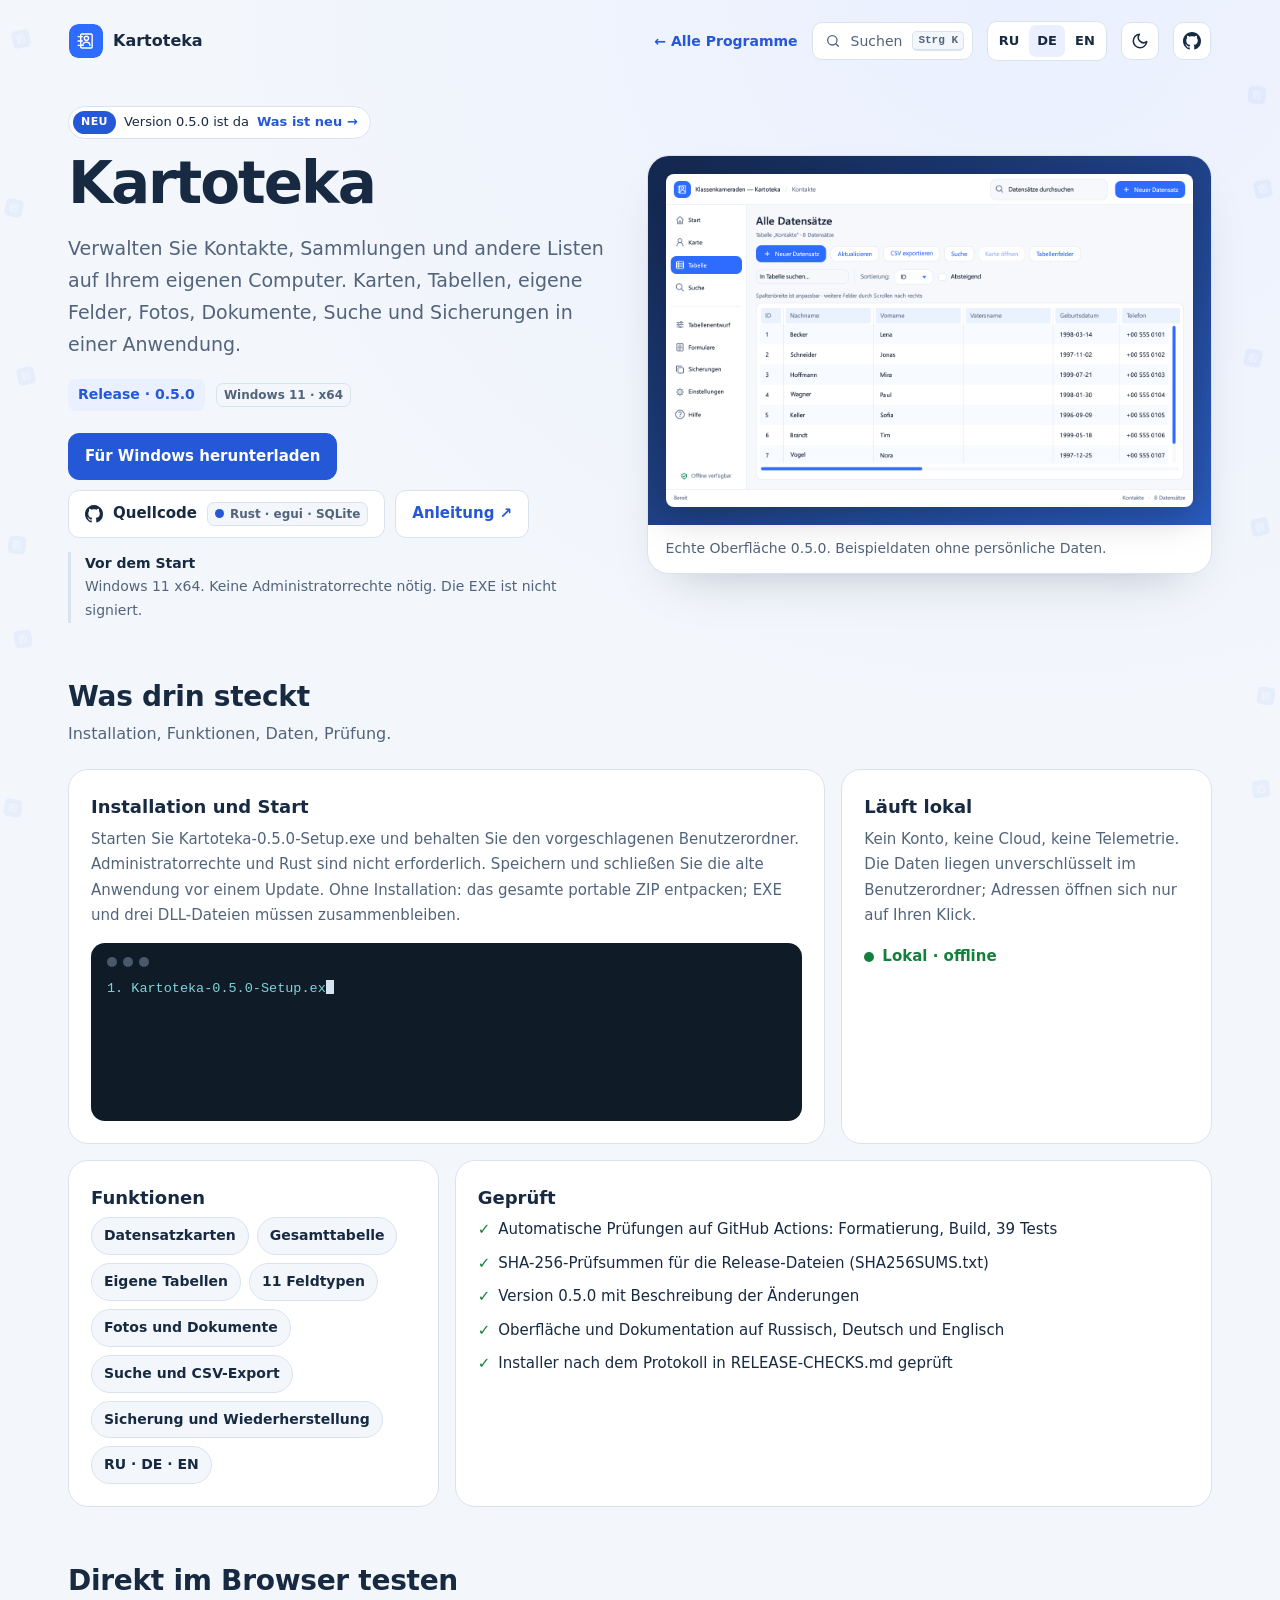
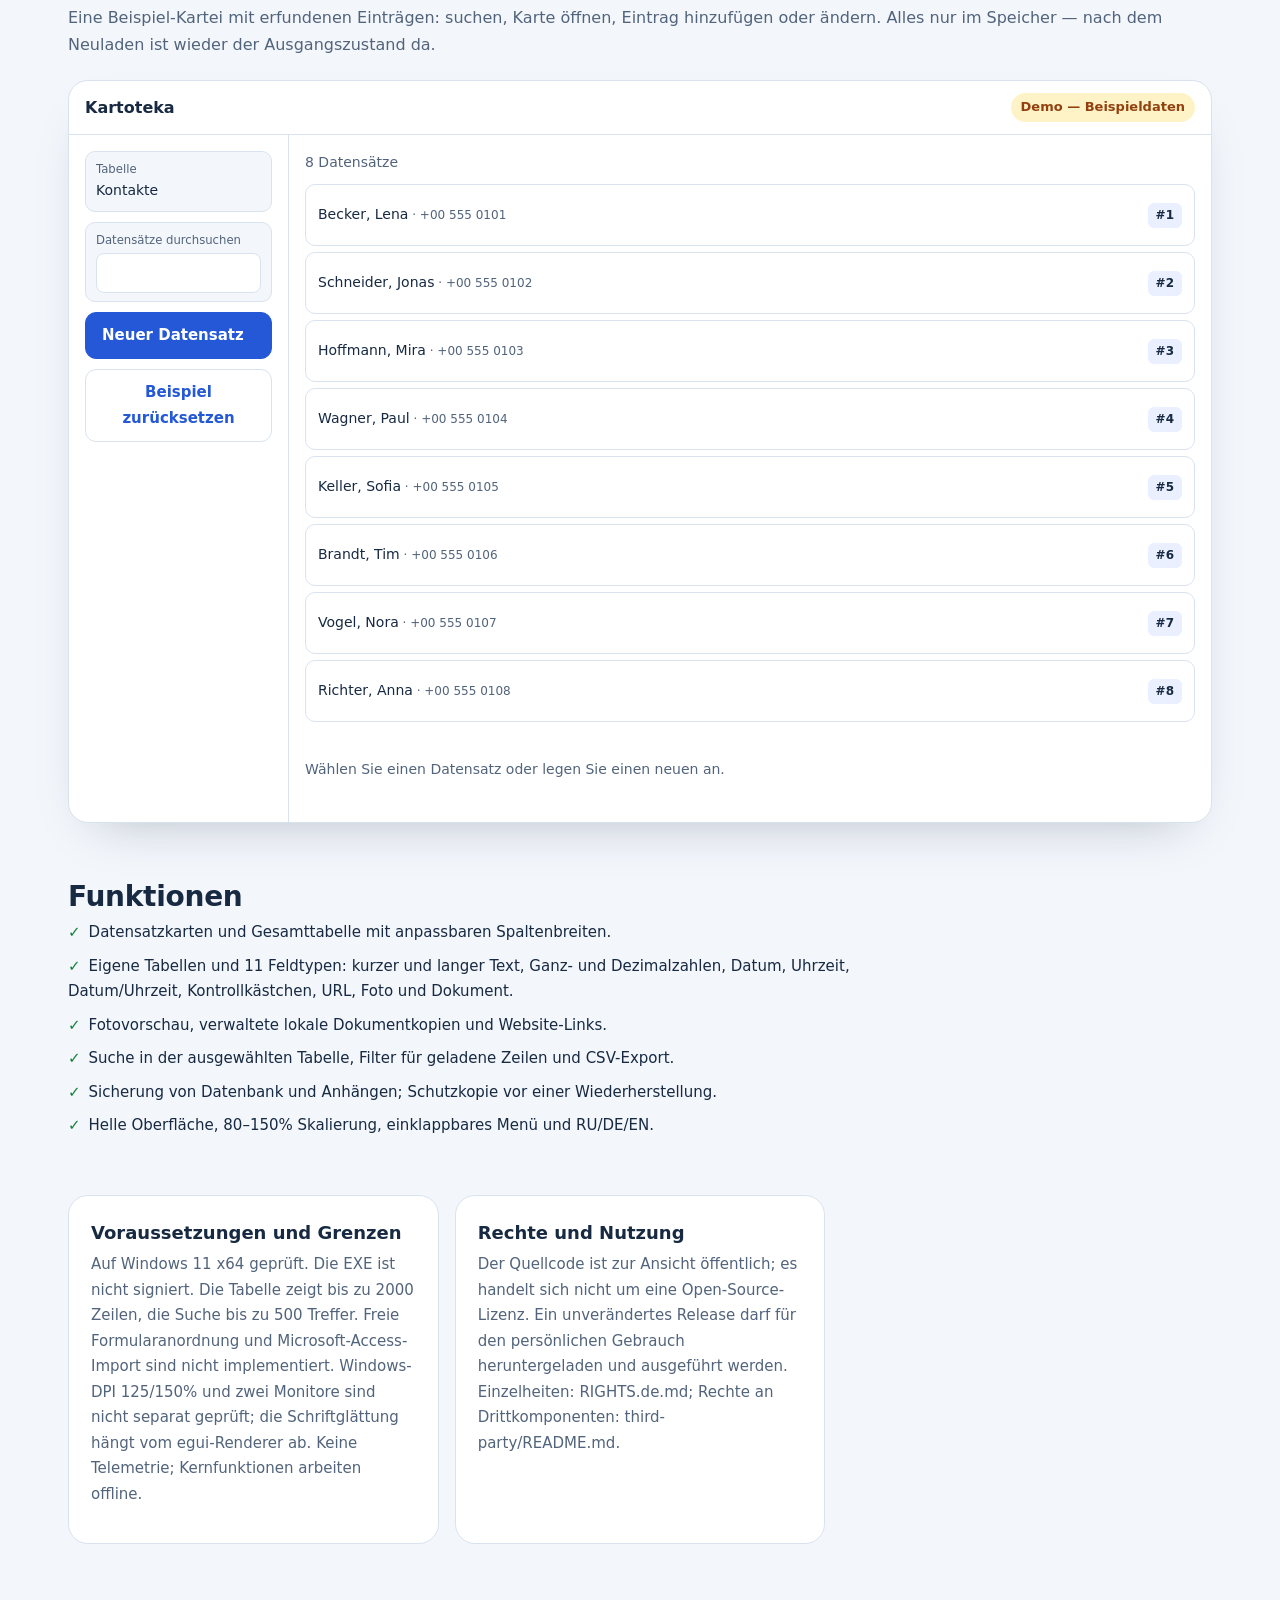
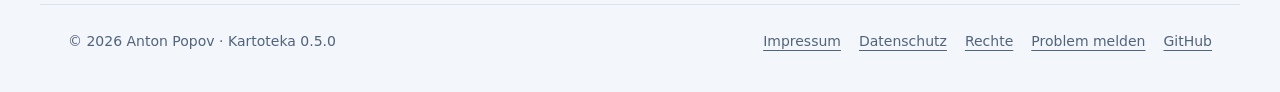
<file: docs/index.html>
<!doctype html>
<html lang="de">
<head>
<meta charset="utf-8">
<meta name="viewport" content="width=device-width,initial-scale=1">
<meta name="color-scheme" content="light dark">
<meta name="description" content="Verwalten Sie Kontakte, Sammlungen und andere Listen auf Ihrem eigenen Computer. Karten, Tabellen, eigene Felder, Fotos, Dokumente, Suche und Sicherungen in einer Anwendung.">
<title>Kartoteka — Ihre lokale Kartei für Windows</title>
<link rel="icon" href="assets/kartoteka.svg" type="image/svg+xml">
<script src="assets/kit/kit-theme.js"></script><link rel="stylesheet" href="assets/kit/kit.css?v=2026.11.16-1"><script src="assets/kit/programs.js?v=2026.11.16-1" defer></script><script src="assets/kit/kit.js?v=2026.11.16-1" defer></script>
<link rel="stylesheet" href="assets/site.css?v=2026.11.16-1">
</head>
<body class="ppk-page ppk-prose">
<a class="ppk-skip" href="#main">Zum Inhalt</a>
<div class="ppk-nav-wrap" id="ppk-nav-wrap">
  <nav class="ppk-nav" aria-label="Hauptnavigation">
    <a class="ppk-brand" href="index.html"><img src="assets/kartoteka.svg" alt="" width="34" height="34"><span>Kartoteka</span></a>
    <span class="ppk-spacer"></span>
    <a class="ppk-back" href="https://popovantondev.github.io/popovantondev/index.html">← Alle Programme</a>
    <button class="ppk-search-btn" type="button" data-ppk-open-search aria-label="Programme durchsuchen"><span>Suchen</span><kbd>Strg K</kbd></button>
    <div class="ppk-langs"><a href="index-ru.html" lang="ru" hreflang="ru">RU</a><a href="index.html" lang="de" hreflang="de" aria-current="page">DE</a><a href="index-en.html" lang="en" hreflang="en">EN</a></div>
    <button class="ppk-icon-btn ppk-theme-btn" type="button" data-ppk-theme aria-label="Farbschema wechseln"></button>
    <a class="ppk-icon-btn ppk-gh-btn" href="https://github.com/popovantondev/Kartoteka" aria-label="GitHub"></a>
  </nav>
</div>
<main class="ppk-shell" id="main">
<div class="ppk-hero">
<div>
<a class="ppk-pill" href="https://github.com/popovantondev/Kartoteka/releases/tag/v0.5.0"><span class="ppk-new">NEU</span><span>Version 0.5.0 ist da</span> <span class="ppk-more">Was ist neu →</span></a>
<h1>Kartoteka</h1>
<p class="ppk-lead">Verwalten Sie Kontakte, Sammlungen und andere Listen auf Ihrem eigenen Computer. Karten, Tabellen, eigene Felder, Fotos, Dokumente, Suche und Sicherungen in einer Anwendung.</p>
<span class="ppk-status">Release · 0.5.0</span> <span class="ppk-chip ppk-meta-chip">Windows 11 · x64</span>
<div class="ppk-actions">
<a class="ppk-btn ppk-btn-primary" href="https://github.com/popovantondev/Kartoteka/releases/download/v0.5.0/Kartoteka-0.5.0-Setup.exe">Für Windows herunterladen</a>
<a class="ppk-btn ppk-btn-gh" href="https://github.com/popovantondev/Kartoteka">Quellcode <span class="ppk-chip"><i class="ppk-dot"></i>Rust · egui · SQLite</span></a>
<a class="ppk-btn" href="Guide-de.html">Anleitung ↗</a>
</div>
<p class="ppk-requirements"><strong>Vor dem Start</strong>Windows 11 x64. Keine Administratorrechte nötig. Die EXE ist nicht signiert.</p>
</div>
<figure class="ppk-preview">
<div class="ppk-stage"><img src="assets/app-de.png" width="1360" height="860" alt="Kartoteka — Echte Oberfläche 0.5.0. Beispieldaten ohne persönliche Daten." decoding="async"></div>
<figcaption>Echte Oberfläche 0.5.0. Beispieldaten ohne persönliche Daten.</figcaption>
</figure>
</div>

<section class="ppk-bento-section ppk-section ppk-reveal">
<h2>Was drin steckt</h2>
<p class="ppk-sub">Installation, Funktionen, Daten, Prüfung.</p>
<div class="ppk-bento">
<div class="ppk-tile ppk-wide"><h3>Installation und Start</h3><p>Starten Sie Kartoteka-0.5.0-Setup.exe und behalten Sie den vorgeschlagenen Benutzerordner. Administratorrechte und Rust sind nicht erforderlich. Speichern und schließen Sie die alte Anwendung vor einem Update. Ohne Installation: das gesamte portable ZIP entpacken; EXE und drei DLL-Dateien müssen zusammenbleiben.</p><div class="ppk-term" role="group" aria-label="Installation und Start"><div class="ppk-term-bar"><i></i><i></i><i></i></div><div class="ppk-term-out"><div class="ppk-ps">1. Kartoteka-0.5.0-Setup.exe starten</div><div class="ppk-dim">   Benutzerordner behalten · keine Administratorrechte, kein Rust nötig</div><div class="ppk-ps">2. Alternativ: das gesamte portable ZIP entpacken</div><div class="ppk-dim">   EXE und drei DLL-Dateien müssen zusammenbleiben</div><div class="ppk-ok">3. Kartoteka öffnen · Sprache unter Einstellungen → Allgemein</div></div></div></div>
<div class="ppk-tile"><h3>Läuft lokal</h3><p>Kein Konto, keine Cloud, keine Telemetrie. Die Daten liegen unverschlüsselt im Benutzerordner; Adressen öffnen sich nur auf Ihren Klick.</p><span class="ppk-live">Lokal · offline</span></div>
<div class="ppk-tile"><h3>Funktionen</h3><div class="ppk-chips"><span>Datensatzkarten</span><span>Gesamttabelle</span><span>Eigene Tabellen</span><span>11 Feldtypen</span><span>Fotos und Dokumente</span><span>Suche und CSV-Export</span><span>Sicherung und Wiederherstellung</span><span>RU · DE · EN</span></div></div>
<div class="ppk-tile ppk-wide"><h3>Geprüft</h3><ul class="ppk-checks"><li>Automatische Prüfungen auf GitHub Actions: Formatierung, Build, 39 Tests</li><li>SHA-256-Prüfsummen für die Release-Dateien (SHA256SUMS.txt)</li><li>Version 0.5.0 mit Beschreibung der Änderungen</li><li>Oberfläche und Dokumentation auf Russisch, Deutsch und Englisch</li><li>Installer nach dem Protokoll in RELEASE-CHECKS.md geprüft</li></ul></div>
</div>
</section>

<section class="ppk-section ppk-demo-section ppk-reveal" id="demo" data-demo="kartoteka" aria-labelledby="demo-title">
<h2 id="demo-title">Direkt im Browser testen</h2>
<p class="ppk-sub">Eine Beispiel-Kartei mit erfundenen Einträgen: suchen, Karte öffnen, Eintrag hinzufügen oder ändern. Alles nur im Speicher — nach dem Neuladen ist wieder der Ausgangszustand da.</p>
<div class="ppk-demo"><div class="ppk-demo-head"><span>Kartoteka</span><span class="ppk-demo-label">Demo — Beispieldaten</span></div>
<div class="ppk-demo-body"><div class="ppk-demo-main"><noscript><p class="ppk-demo-empty">Für die Demo wird JavaScript benötigt.</p></noscript></div></div></div>
</section>

<section class="ppk-section ppk-reveal">
<h2>Funktionen</h2>
<ul class="ppk-checks ppk-feature-list"><li>Datensatzkarten und Gesamttabelle mit anpassbaren Spaltenbreiten.</li><li>Eigene Tabellen und 11 Feldtypen: kurzer und langer Text, Ganz- und Dezimalzahlen, Datum, Uhrzeit, Datum/Uhrzeit, Kontrollkästchen, URL, Foto und Dokument.</li><li>Fotovorschau, verwaltete lokale Dokumentkopien und Website-Links.</li><li>Suche in der ausgewählten Tabelle, Filter für geladene Zeilen und CSV-Export.</li><li>Sicherung von Datenbank und Anhängen; Schutzkopie vor einer Wiederherstellung.</li><li>Helle Oberfläche, 80–150% Skalierung, einklappbares Menü und RU/DE/EN.</li></ul>
</section>

<section class="ppk-section ppk-reveal">
<div class="ppk-bento">
<div class="ppk-tile"><h3>Voraussetzungen und Grenzen</h3><p>Auf Windows 11 x64 geprüft. Die EXE ist nicht signiert. Die Tabelle zeigt bis zu 2000 Zeilen, die Suche bis zu 500 Treffer. Freie Formularanordnung und Microsoft-Access-Import sind nicht implementiert. Windows-DPI 125/150% und zwei Monitore sind nicht separat geprüft; die Schriftglättung hängt vom egui-Renderer ab. Keine Telemetrie; Kernfunktionen arbeiten offline.</p></div>
<div class="ppk-tile"><h3>Rechte und Nutzung</h3><p>Der Quellcode ist zur Ansicht öffentlich; es handelt sich nicht um eine Open-Source-Lizenz. Ein unverändertes Release darf für den persönlichen Gebrauch heruntergeladen und ausgeführt werden. Einzelheiten: RIGHTS.de.md; Rechte an Drittkomponenten: third-party/README.md.</p></div>
</div>
</section>
</main>
<footer class="ppk-footer">
  <span>© 2026 Anton Popov · Kartoteka 0.5.0</span>
  <nav aria-label="Rechtliches"><a href="https://popovantondev.github.io/popovantondev/impressum.html">Impressum</a><a href="https://popovantondev.github.io/popovantondev/datenschutz.html">Datenschutz</a><a href="https://github.com/popovantondev/Kartoteka/blob/main/RIGHTS.de.md">Rechte</a><a href="https://github.com/popovantondev/Kartoteka/issues/new">Problem melden</a><a href="https://github.com/popovantondev/Kartoteka">GitHub</a></nav>
</footer>
<script src="assets/demo.js?v=3c7292a7" defer></script>
</body>
</html>
</file>
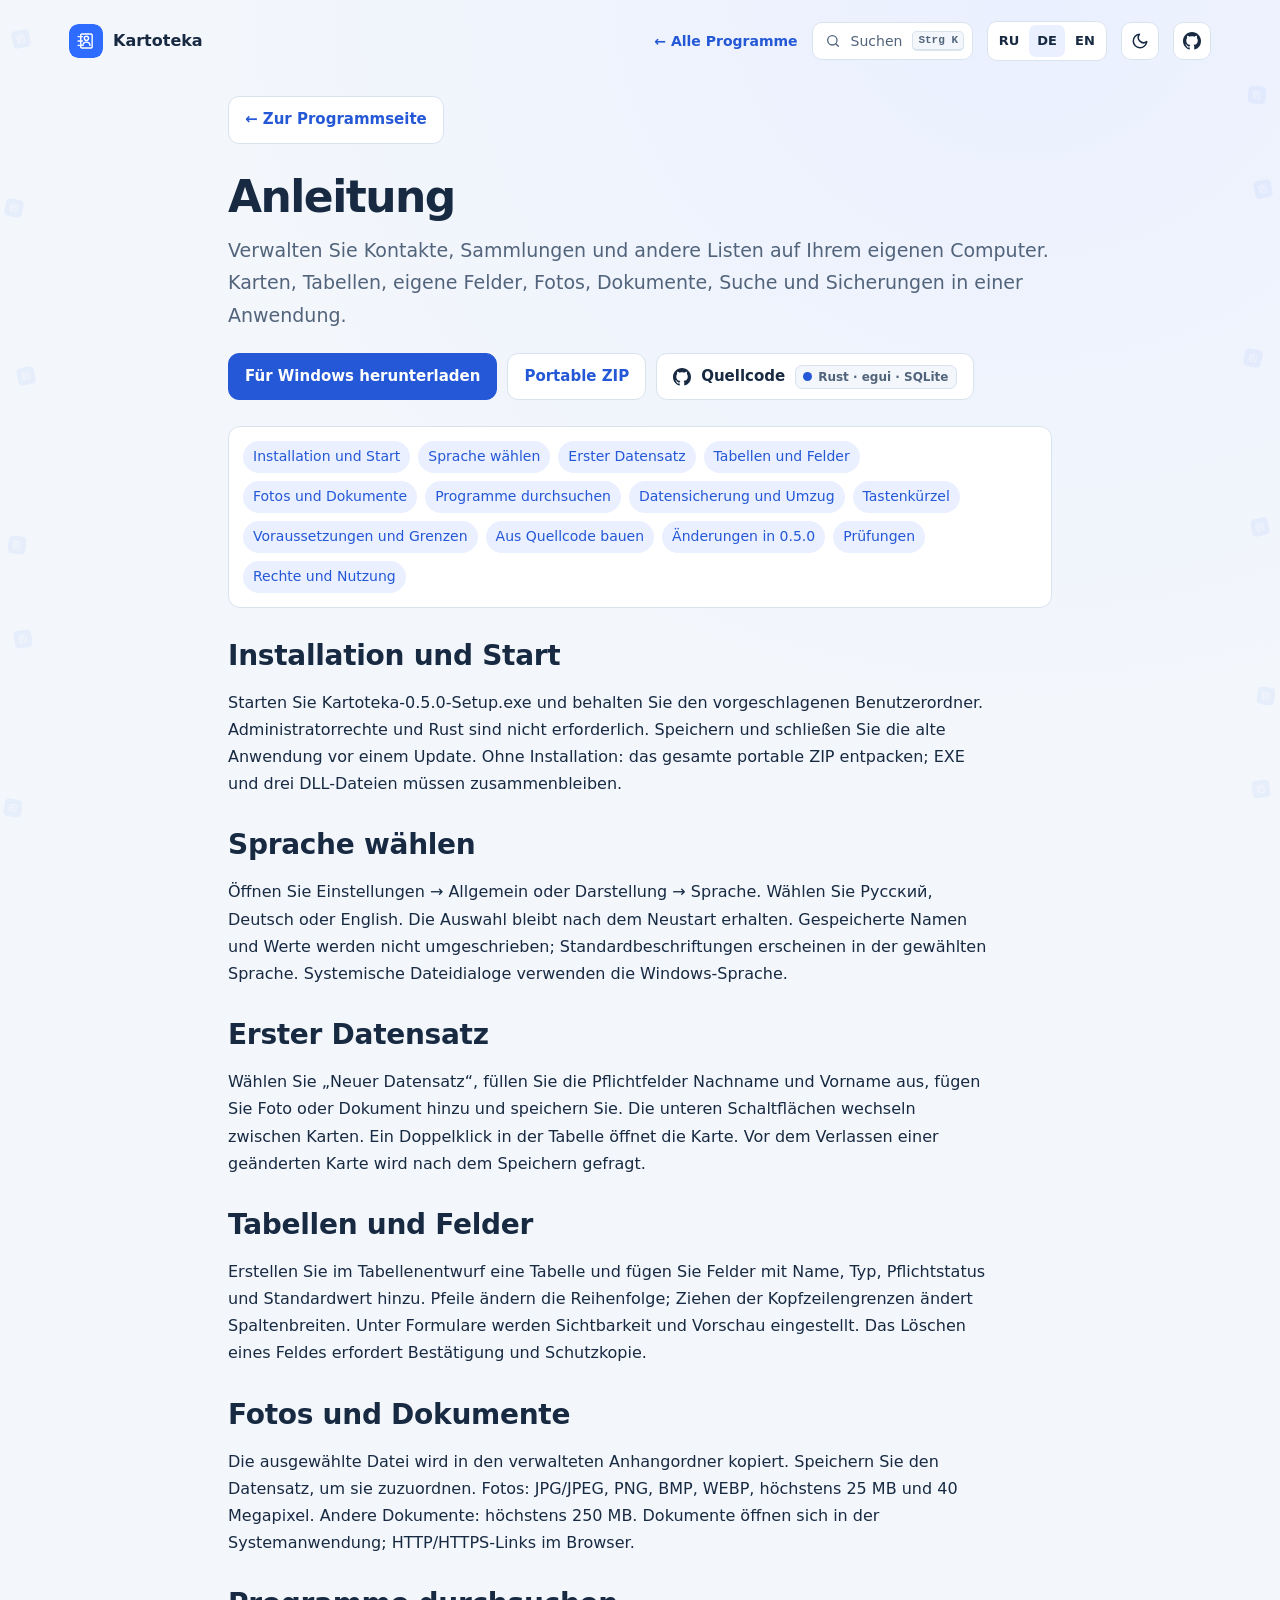
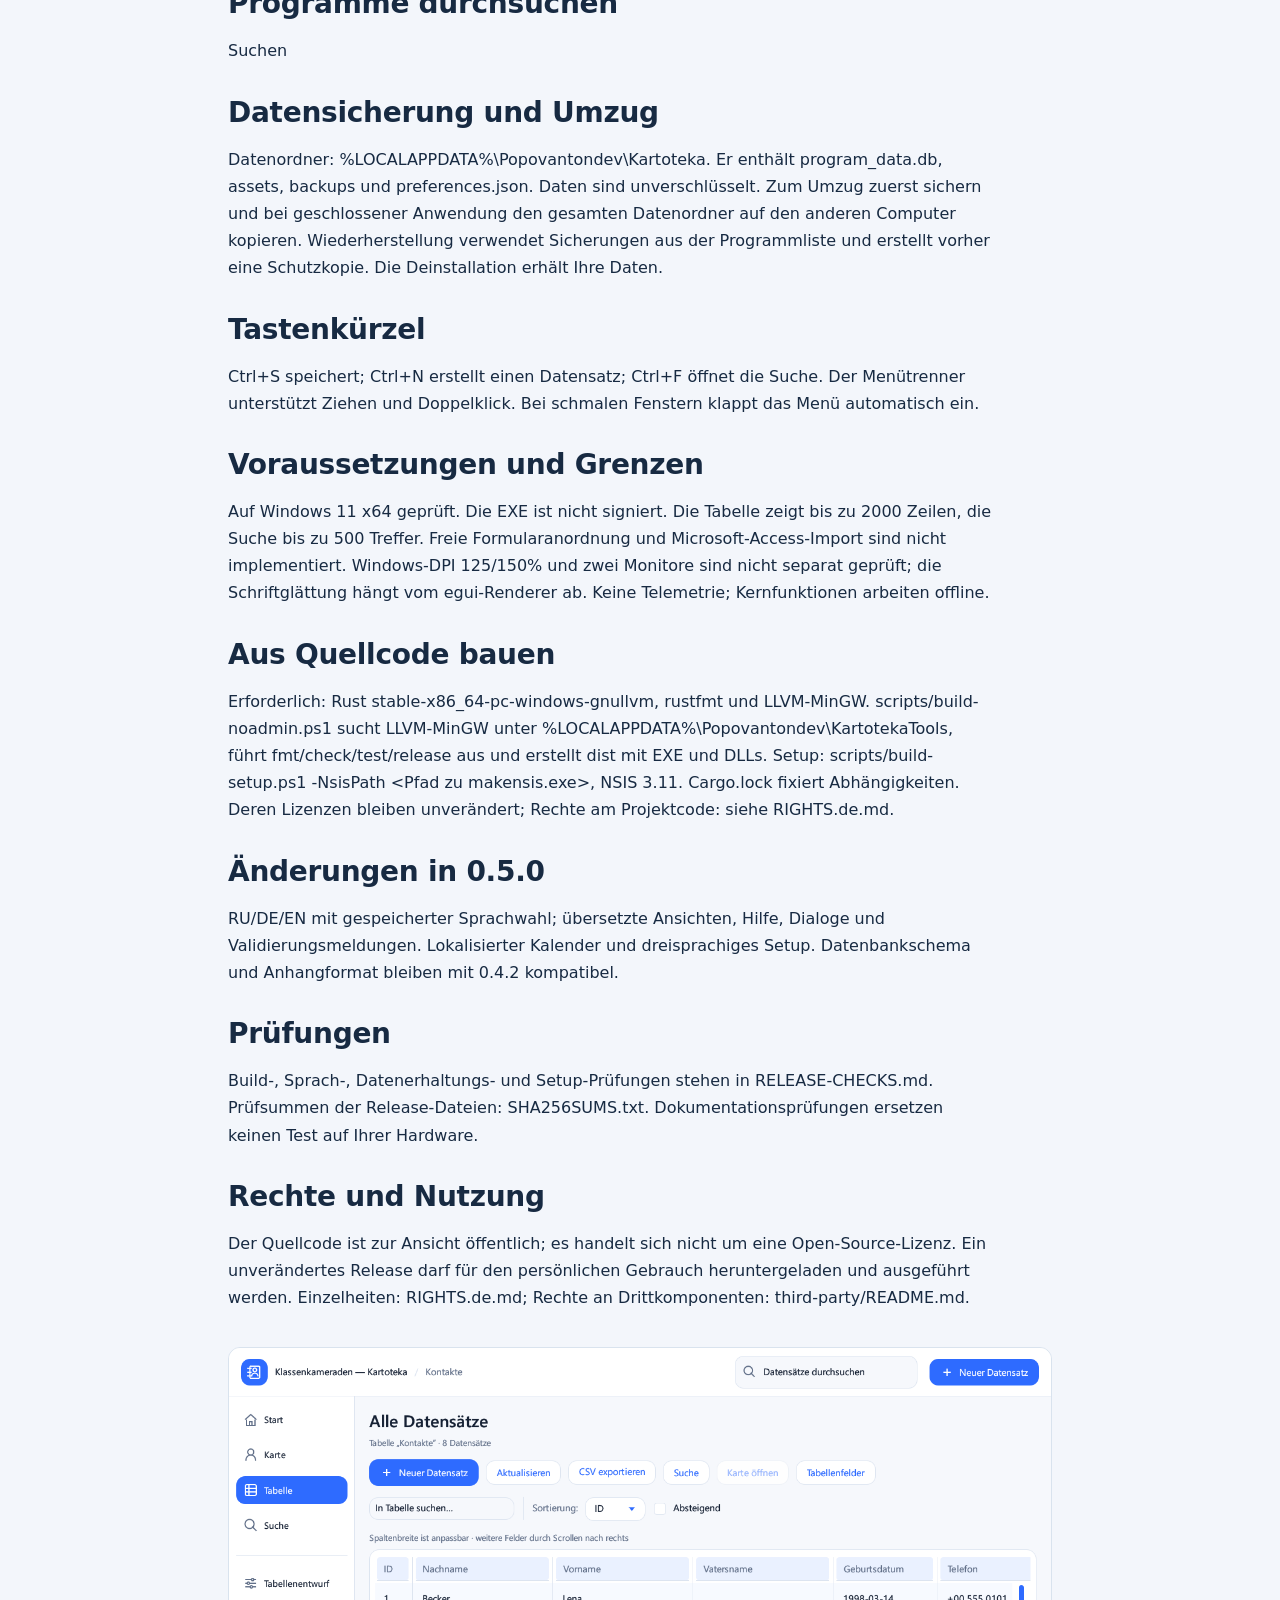
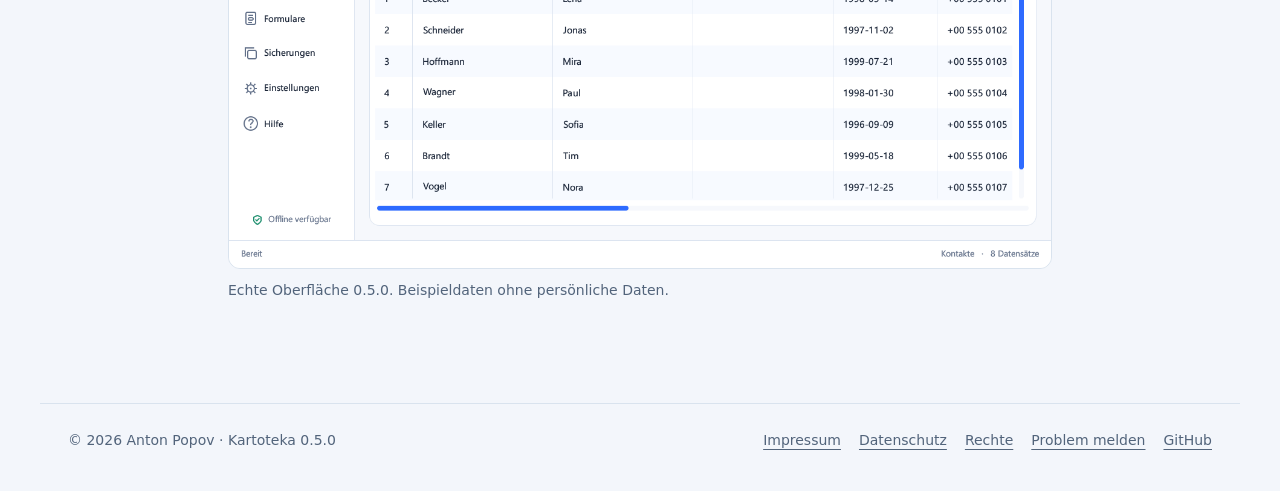
<file: docs/Guide-de.html>
<!doctype html>
<html lang="de">
<head>
<meta charset="utf-8">
<meta name="viewport" content="width=device-width,initial-scale=1">
<meta name="color-scheme" content="light dark">
<meta name="description" content="Verwalten Sie Kontakte, Sammlungen und andere Listen auf Ihrem eigenen Computer. Karten, Tabellen, eigene Felder, Fotos, Dokumente, Suche und Sicherungen in einer Anwendung.">
<title>Kartoteka — Anleitung</title>
<link rel="icon" href="assets/kartoteka.svg" type="image/svg+xml">
<script src="assets/kit/kit-theme.js"></script><link rel="stylesheet" href="assets/kit/kit.css?v=2026.11.16-1"><script src="assets/kit/programs.js?v=2026.11.16-1" defer></script><script src="assets/kit/kit.js?v=2026.11.16-1" defer></script>
<link rel="stylesheet" href="assets/site.css?v=2026.11.16-1-g1">
</head>
<body class="ppk-page ppk-prose">
<a class="ppk-skip" href="#main">Zum Inhalt</a>
<div class="ppk-nav-wrap" id="ppk-nav-wrap">
  <nav class="ppk-nav" aria-label="Hauptnavigation">
    <a class="ppk-brand" href="index.html"><img src="assets/kartoteka.svg" alt="" width="34" height="34"><span>Kartoteka</span></a>
    <span class="ppk-spacer"></span>
    <a class="ppk-back" href="https://popovantondev.github.io/popovantondev/index.html">← Alle Programme</a>
    <button class="ppk-search-btn" type="button" data-ppk-open-search aria-label="Programme durchsuchen"><span>Suchen</span><kbd>Strg K</kbd></button>
    <div class="ppk-langs"><a href="Guide-ru.html" lang="ru" hreflang="ru">RU</a><a href="Guide-de.html" lang="de" hreflang="de" aria-current="page">DE</a><a href="Guide-en.html" lang="en" hreflang="en">EN</a></div>
    <button class="ppk-icon-btn ppk-theme-btn" type="button" data-ppk-theme aria-label="Farbschema wechseln"></button>
    <a class="ppk-icon-btn ppk-gh-btn" href="https://github.com/popovantondev/Kartoteka" aria-label="GitHub"></a>
  </nav>
</div>
<main class="ppk-shell ppk-guide" id="main">
<p class="ppk-guide-home"><a class="ppk-btn" href="index.html">← Zur Programmseite</a></p>
<h1>Anleitung</h1>
<p class="ppk-lead">Verwalten Sie Kontakte, Sammlungen und andere Listen auf Ihrem eigenen Computer. Karten, Tabellen, eigene Felder, Fotos, Dokumente, Suche und Sicherungen in einer Anwendung.</p>
<div class="ppk-actions">
<a class="ppk-btn ppk-btn-primary" href="https://github.com/popovantondev/Kartoteka/releases/download/v0.5.0/Kartoteka-0.5.0-Setup.exe">Für Windows herunterladen</a>
<a class="ppk-btn" href="https://github.com/popovantondev/Kartoteka/releases/download/v0.5.0/Kartoteka-0.5.0-Windows-x64.zip">Portable ZIP</a>
<a class="ppk-btn ppk-btn-gh" href="https://github.com/popovantondev/Kartoteka">Quellcode <span class="ppk-chip"><i class="ppk-dot"></i>Rust · egui · SQLite</span></a>
</div>
<nav class="ppk-contents" aria-label="Anleitung"><a href="#install">Installation und Start</a><a href="#language">Sprache wählen</a><a href="#first">Erster Datensatz</a><a href="#custom">Tabellen und Felder</a><a href="#files">Fotos und Dokumente</a><a href="#search">Programme durchsuchen</a><a href="#backup">Datensicherung und Umzug</a><a href="#keys">Tastenkürzel</a><a href="#limits">Voraussetzungen und Grenzen</a><a href="#build">Aus Quellcode bauen</a><a href="#changes">Änderungen in 0.5.0</a><a href="#checks">Prüfungen</a><a href="#rights">Rechte und Nutzung</a></nav>
<section id="install"><h2>Installation und Start</h2><p>Starten Sie Kartoteka-0.5.0-Setup.exe und behalten Sie den vorgeschlagenen Benutzerordner. Administratorrechte und Rust sind nicht erforderlich. Speichern und schließen Sie die alte Anwendung vor einem Update. Ohne Installation: das gesamte portable ZIP entpacken; EXE und drei DLL-Dateien müssen zusammenbleiben.</p></section>
<section id="language"><h2>Sprache wählen</h2><p>Öffnen Sie Einstellungen → Allgemein oder Darstellung → Sprache. Wählen Sie Русский, Deutsch oder English. Die Auswahl bleibt nach dem Neustart erhalten. Gespeicherte Namen und Werte werden nicht umgeschrieben; Standardbeschriftungen erscheinen in der gewählten Sprache. Systemische Dateidialoge verwenden die Windows-Sprache.</p></section>
<section id="first"><h2>Erster Datensatz</h2><p>Wählen Sie „Neuer Datensatz“, füllen Sie die Pflichtfelder Nachname und Vorname aus, fügen Sie Foto oder Dokument hinzu und speichern Sie. Die unteren Schaltflächen wechseln zwischen Karten. Ein Doppelklick in der Tabelle öffnet die Karte. Vor dem Verlassen einer geänderten Karte wird nach dem Speichern gefragt.</p></section>
<section id="custom"><h2>Tabellen und Felder</h2><p>Erstellen Sie im Tabellenentwurf eine Tabelle und fügen Sie Felder mit Name, Typ, Pflichtstatus und Standardwert hinzu. Pfeile ändern die Reihenfolge; Ziehen der Kopfzeilengrenzen ändert Spaltenbreiten. Unter Formulare werden Sichtbarkeit und Vorschau eingestellt. Das Löschen eines Feldes erfordert Bestätigung und Schutzkopie.</p></section>
<section id="files"><h2>Fotos und Dokumente</h2><p>Die ausgewählte Datei wird in den verwalteten Anhangordner kopiert. Speichern Sie den Datensatz, um sie zuzuordnen. Fotos: JPG/JPEG, PNG, BMP, WEBP, höchstens 25 MB und 40 Megapixel. Andere Dokumente: höchstens 250 MB. Dokumente öffnen sich in der Systemanwendung; HTTP/HTTPS-Links im Browser.</p></section>
<section id="search"><h2>Programme durchsuchen</h2><p>Suchen</p></section>
<section id="backup"><h2>Datensicherung und Umzug</h2><p>Datenordner: %LOCALAPPDATA%\Popovantondev\Kartoteka. Er enthält program_data.db, assets, backups und preferences.json. Daten sind unverschlüsselt. Zum Umzug zuerst sichern und bei geschlossener Anwendung den gesamten Datenordner auf den anderen Computer kopieren. Wiederherstellung verwendet Sicherungen aus der Programmliste und erstellt vorher eine Schutzkopie. Die Deinstallation erhält Ihre Daten.</p></section>
<section id="keys"><h2>Tastenkürzel</h2><p>Ctrl+S speichert; Ctrl+N erstellt einen Datensatz; Ctrl+F öffnet die Suche. Der Menütrenner unterstützt Ziehen und Doppelklick. Bei schmalen Fenstern klappt das Menü automatisch ein.</p></section>
<section id="limits"><h2>Voraussetzungen und Grenzen</h2><p>Auf Windows 11 x64 geprüft. Die EXE ist nicht signiert. Die Tabelle zeigt bis zu 2000 Zeilen, die Suche bis zu 500 Treffer. Freie Formularanordnung und Microsoft-Access-Import sind nicht implementiert. Windows-DPI 125/150% und zwei Monitore sind nicht separat geprüft; die Schriftglättung hängt vom egui-Renderer ab. Keine Telemetrie; Kernfunktionen arbeiten offline.</p></section>
<section id="build"><h2>Aus Quellcode bauen</h2><p>Erforderlich: Rust stable-x86_64-pc-windows-gnullvm, rustfmt und LLVM-MinGW. scripts/build-noadmin.ps1 sucht LLVM-MinGW unter %LOCALAPPDATA%\Popovantondev\KartotekaTools, führt fmt/check/test/release aus und erstellt dist mit EXE und DLLs. Setup: scripts/build-setup.ps1 -NsisPath &lt;Pfad zu makensis.exe&gt;, NSIS 3.11. Cargo.lock fixiert Abhängigkeiten. Deren Lizenzen bleiben unverändert; Rechte am Projektcode: siehe RIGHTS.de.md.</p></section>
<section id="changes"><h2>Änderungen in 0.5.0</h2><p>RU/DE/EN mit gespeicherter Sprachwahl; übersetzte Ansichten, Hilfe, Dialoge und Validierungsmeldungen. Lokalisierter Kalender und dreisprachiges Setup. Datenbankschema und Anhangformat bleiben mit 0.4.2 kompatibel.</p></section>
<section id="checks"><h2>Prüfungen</h2><p>Build-, Sprach-, Datenerhaltungs- und Setup-Prüfungen stehen in RELEASE-CHECKS.md. Prüfsummen der Release-Dateien: SHA256SUMS.txt. Dokumentationsprüfungen ersetzen keinen Test auf Ihrer Hardware.</p></section>
<section id="rights"><h2>Rechte und Nutzung</h2><p>Der Quellcode ist zur Ansicht öffentlich; es handelt sich nicht um eine Open-Source-Lizenz. Ein unverändertes Release darf für den persönlichen Gebrauch heruntergeladen und ausgeführt werden. Einzelheiten: RIGHTS.de.md; Rechte an Drittkomponenten: third-party/README.md.</p></section>
<figure class="ppk-guide-shot"><img src="assets/app-de.png" width="1360" height="860" alt="Kartoteka — Echte Oberfläche 0.5.0. Beispieldaten ohne persönliche Daten." decoding="async"><figcaption>Echte Oberfläche 0.5.0. Beispieldaten ohne persönliche Daten.</figcaption></figure>
</main>
<footer class="ppk-footer">
  <span>© 2026 Anton Popov · Kartoteka 0.5.0</span>
  <nav aria-label="Rechtliches"><a href="https://popovantondev.github.io/popovantondev/impressum.html">Impressum</a><a href="https://popovantondev.github.io/popovantondev/datenschutz.html">Datenschutz</a><a href="https://github.com/popovantondev/Kartoteka/blob/main/RIGHTS.de.md">Rechte</a><a href="https://github.com/popovantondev/Kartoteka/issues/new">Problem melden</a><a href="https://github.com/popovantondev/Kartoteka">GitHub</a></nav>
</footer>
</body>
</html>
</file>
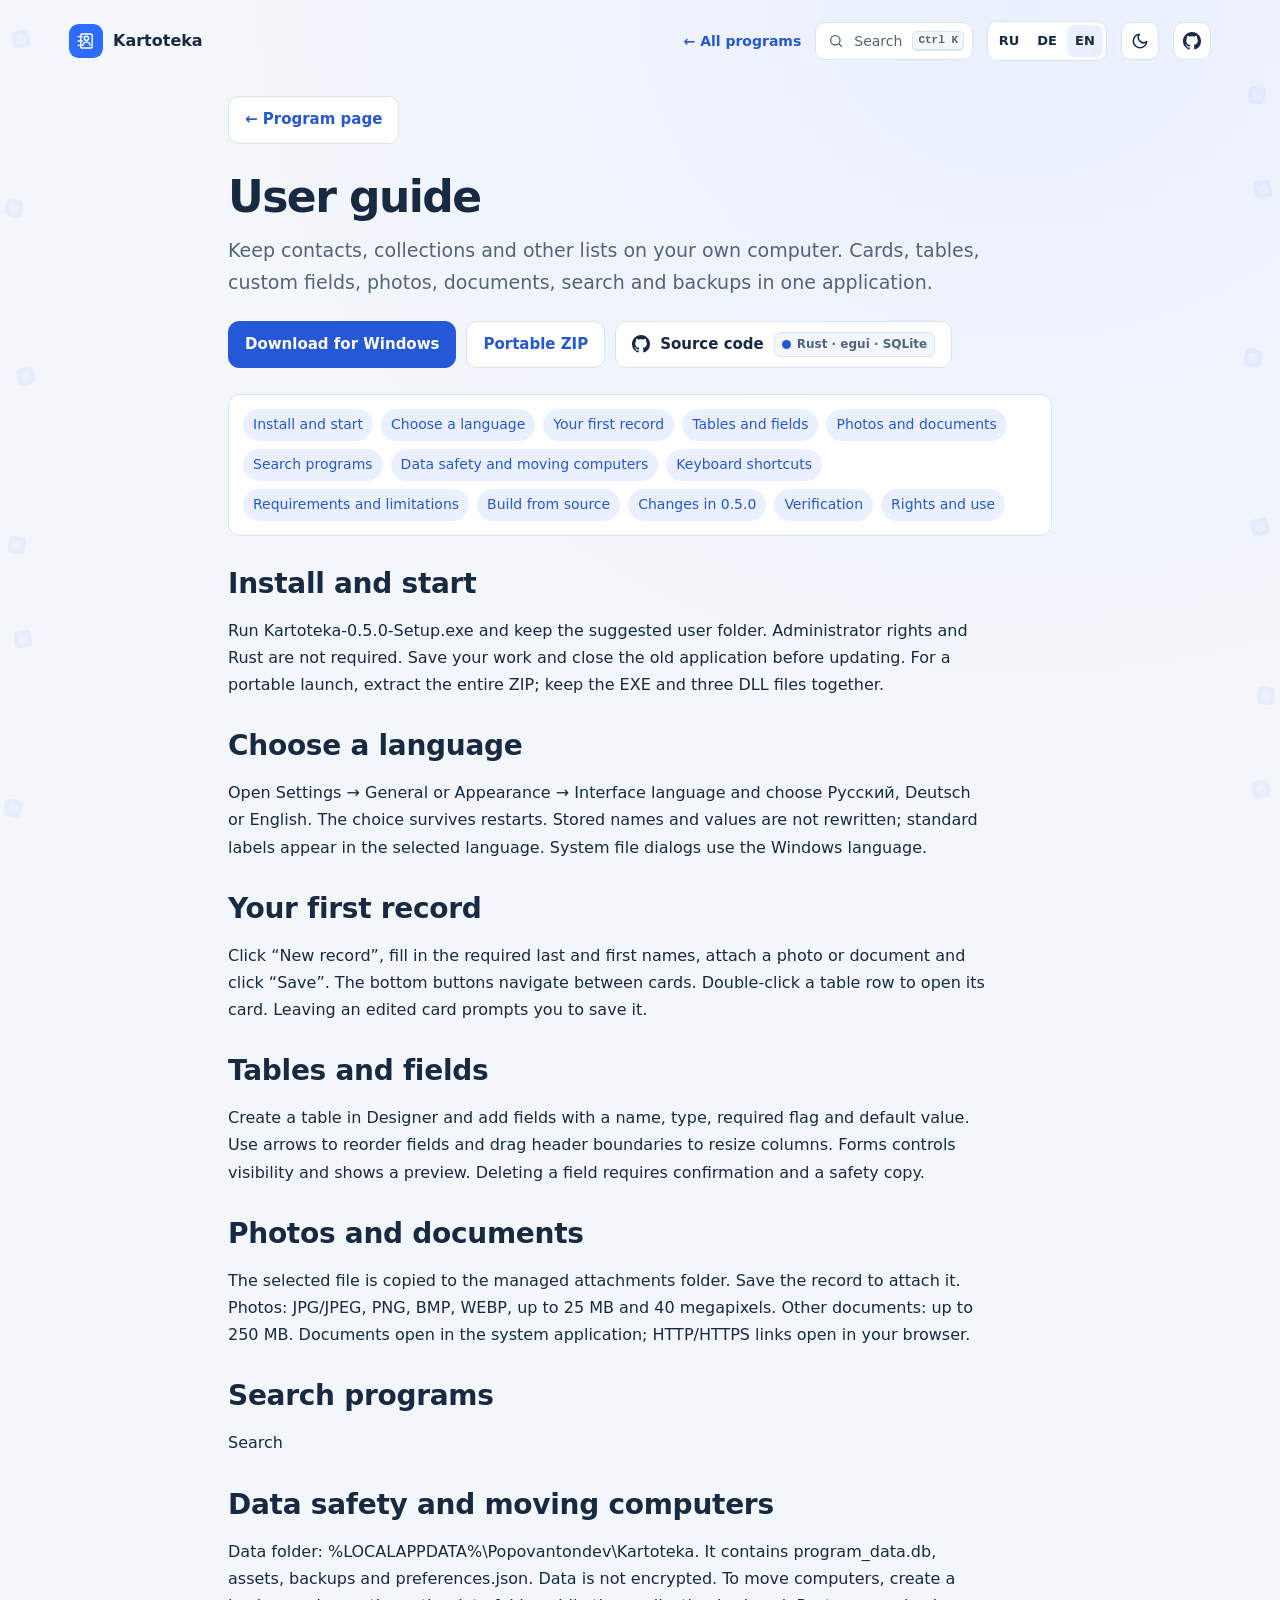
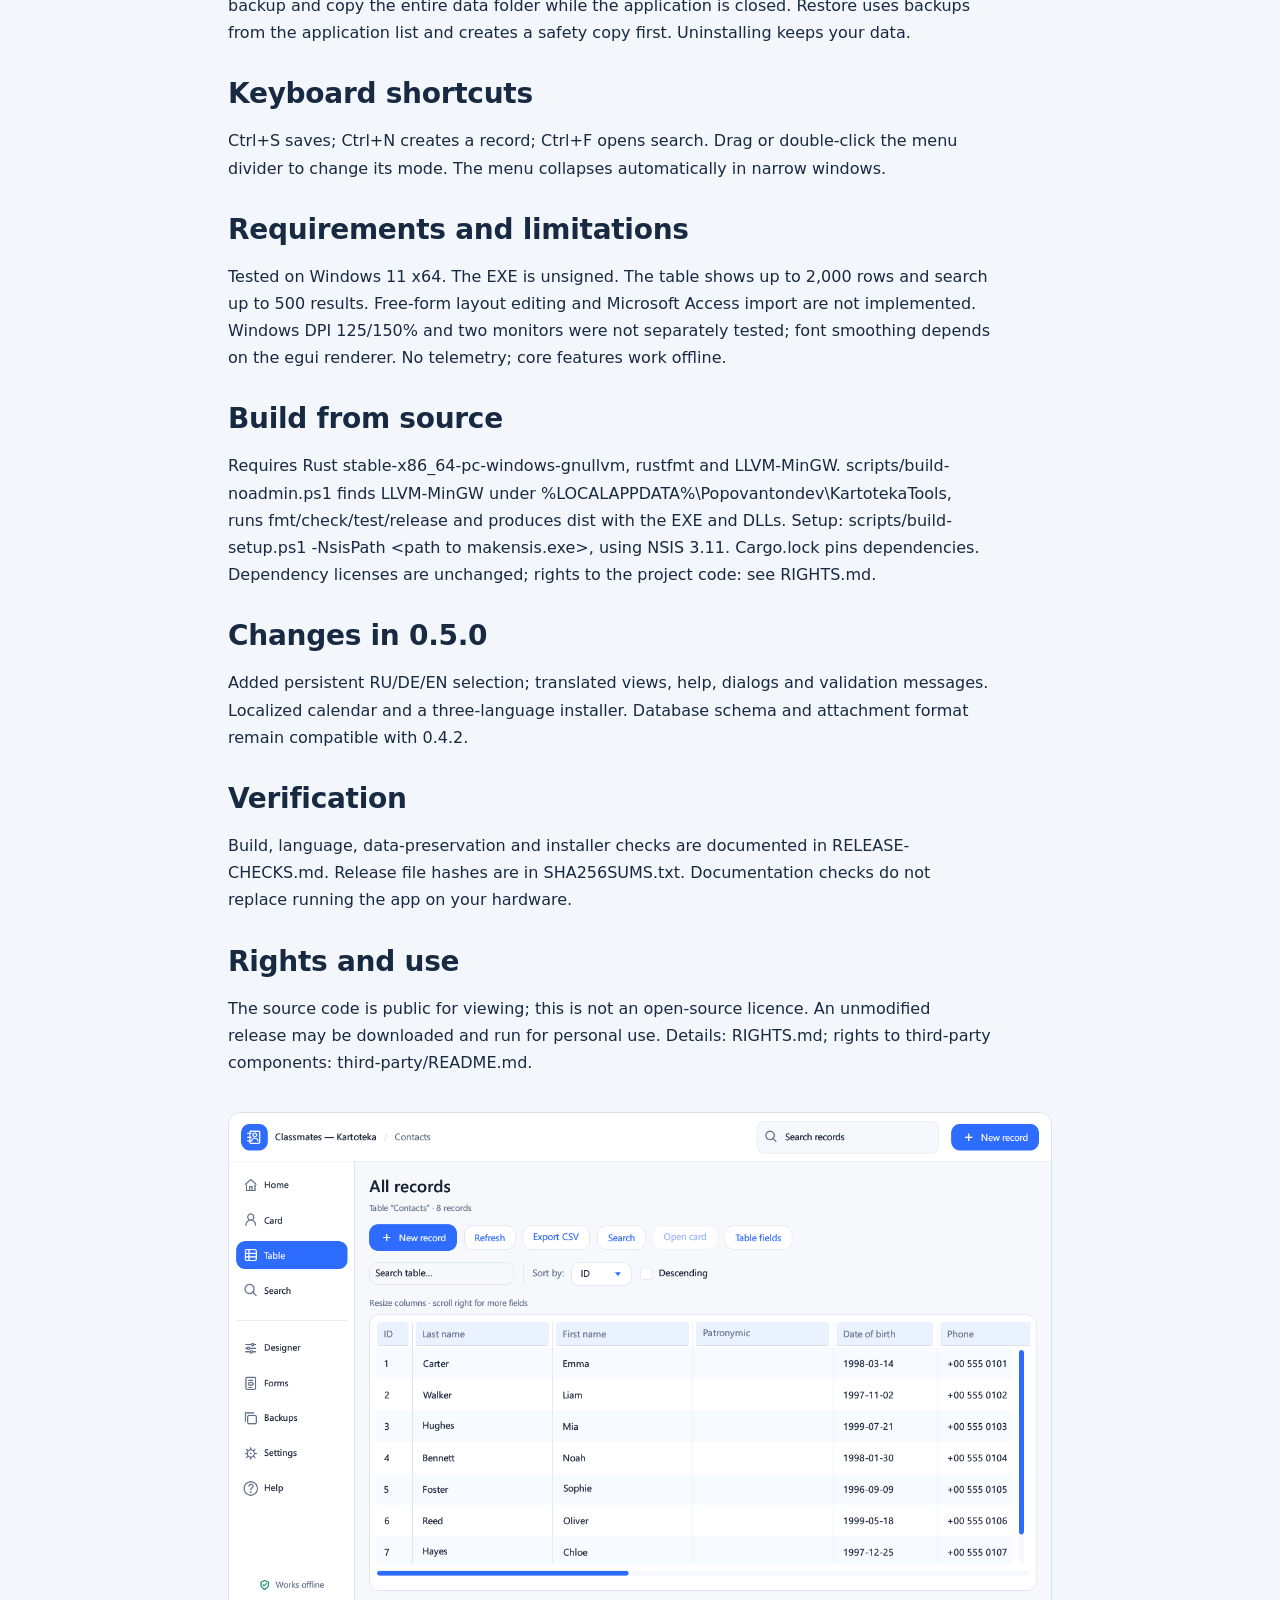
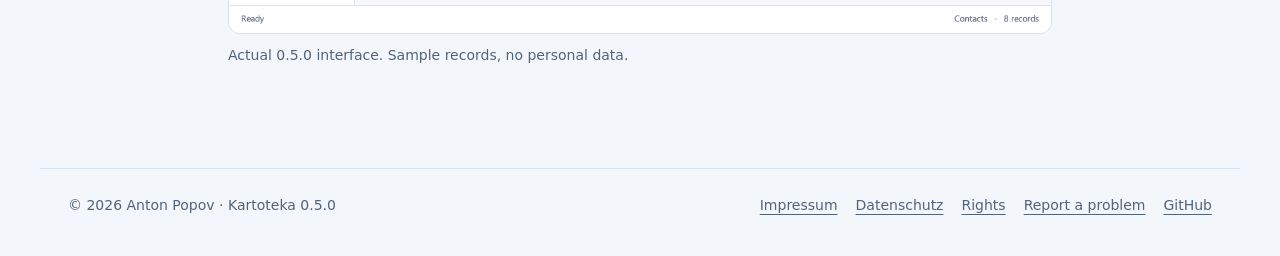
<file: docs/Guide-en.html>
<!doctype html>
<html lang="en">
<head>
<meta charset="utf-8">
<meta name="viewport" content="width=device-width,initial-scale=1">
<meta name="color-scheme" content="light dark">
<meta name="description" content="Keep contacts, collections and other lists on your own computer. Cards, tables, custom fields, photos, documents, search and backups in one application.">
<title>Kartoteka — User guide</title>
<link rel="icon" href="assets/kartoteka.svg" type="image/svg+xml">
<script src="assets/kit/kit-theme.js"></script><link rel="stylesheet" href="assets/kit/kit.css?v=2026.11.16-1"><script src="assets/kit/programs.js?v=2026.11.16-1" defer></script><script src="assets/kit/kit.js?v=2026.11.16-1" defer></script>
<link rel="stylesheet" href="assets/site.css?v=2026.11.16-1-g1">
</head>
<body class="ppk-page ppk-prose">
<a class="ppk-skip" href="#main">Skip to content</a>
<div class="ppk-nav-wrap" id="ppk-nav-wrap">
  <nav class="ppk-nav" aria-label="Main navigation">
    <a class="ppk-brand" href="index-en.html"><img src="assets/kartoteka.svg" alt="" width="34" height="34"><span>Kartoteka</span></a>
    <span class="ppk-spacer"></span>
    <a class="ppk-back" href="https://popovantondev.github.io/popovantondev/index-en.html">← All programs</a>
    <button class="ppk-search-btn" type="button" data-ppk-open-search aria-label="Search programs"><span>Search</span><kbd>Ctrl K</kbd></button>
    <div class="ppk-langs"><a href="Guide-ru.html" lang="ru" hreflang="ru">RU</a><a href="Guide-de.html" lang="de" hreflang="de">DE</a><a href="Guide-en.html" lang="en" hreflang="en" aria-current="page">EN</a></div>
    <button class="ppk-icon-btn ppk-theme-btn" type="button" data-ppk-theme aria-label="Switch colour scheme"></button>
    <a class="ppk-icon-btn ppk-gh-btn" href="https://github.com/popovantondev/Kartoteka" aria-label="GitHub"></a>
  </nav>
</div>
<main class="ppk-shell ppk-guide" id="main">
<p class="ppk-guide-home"><a class="ppk-btn" href="index-en.html">← Program page</a></p>
<h1>User guide</h1>
<p class="ppk-lead">Keep contacts, collections and other lists on your own computer. Cards, tables, custom fields, photos, documents, search and backups in one application.</p>
<div class="ppk-actions">
<a class="ppk-btn ppk-btn-primary" href="https://github.com/popovantondev/Kartoteka/releases/download/v0.5.0/Kartoteka-0.5.0-Setup.exe">Download for Windows</a>
<a class="ppk-btn" href="https://github.com/popovantondev/Kartoteka/releases/download/v0.5.0/Kartoteka-0.5.0-Windows-x64.zip">Portable ZIP</a>
<a class="ppk-btn ppk-btn-gh" href="https://github.com/popovantondev/Kartoteka">Source code <span class="ppk-chip"><i class="ppk-dot"></i>Rust · egui · SQLite</span></a>
</div>
<nav class="ppk-contents" aria-label="User guide"><a href="#install">Install and start</a><a href="#language">Choose a language</a><a href="#first">Your first record</a><a href="#custom">Tables and fields</a><a href="#files">Photos and documents</a><a href="#search">Search programs</a><a href="#backup">Data safety and moving computers</a><a href="#keys">Keyboard shortcuts</a><a href="#limits">Requirements and limitations</a><a href="#build">Build from source</a><a href="#changes">Changes in 0.5.0</a><a href="#checks">Verification</a><a href="#rights">Rights and use</a></nav>
<section id="install"><h2>Install and start</h2><p>Run Kartoteka-0.5.0-Setup.exe and keep the suggested user folder. Administrator rights and Rust are not required. Save your work and close the old application before updating. For a portable launch, extract the entire ZIP; keep the EXE and three DLL files together.</p></section>
<section id="language"><h2>Choose a language</h2><p>Open Settings → General or Appearance → Interface language and choose Русский, Deutsch or English. The choice survives restarts. Stored names and values are not rewritten; standard labels appear in the selected language. System file dialogs use the Windows language.</p></section>
<section id="first"><h2>Your first record</h2><p>Click “New record”, fill in the required last and first names, attach a photo or document and click “Save”. The bottom buttons navigate between cards. Double-click a table row to open its card. Leaving an edited card prompts you to save it.</p></section>
<section id="custom"><h2>Tables and fields</h2><p>Create a table in Designer and add fields with a name, type, required flag and default value. Use arrows to reorder fields and drag header boundaries to resize columns. Forms controls visibility and shows a preview. Deleting a field requires confirmation and a safety copy.</p></section>
<section id="files"><h2>Photos and documents</h2><p>The selected file is copied to the managed attachments folder. Save the record to attach it. Photos: JPG/JPEG, PNG, BMP, WEBP, up to 25 MB and 40 megapixels. Other documents: up to 250 MB. Documents open in the system application; HTTP/HTTPS links open in your browser.</p></section>
<section id="search"><h2>Search programs</h2><p>Search</p></section>
<section id="backup"><h2>Data safety and moving computers</h2><p>Data folder: %LOCALAPPDATA%\Popovantondev\Kartoteka. It contains program_data.db, assets, backups and preferences.json. Data is not encrypted. To move computers, create a backup and copy the entire data folder while the application is closed. Restore uses backups from the application list and creates a safety copy first. Uninstalling keeps your data.</p></section>
<section id="keys"><h2>Keyboard shortcuts</h2><p>Ctrl+S saves; Ctrl+N creates a record; Ctrl+F opens search. Drag or double-click the menu divider to change its mode. The menu collapses automatically in narrow windows.</p></section>
<section id="limits"><h2>Requirements and limitations</h2><p>Tested on Windows 11 x64. The EXE is unsigned. The table shows up to 2,000 rows and search up to 500 results. Free-form layout editing and Microsoft Access import are not implemented. Windows DPI 125/150% and two monitors were not separately tested; font smoothing depends on the egui renderer. No telemetry; core features work offline.</p></section>
<section id="build"><h2>Build from source</h2><p>Requires Rust stable-x86_64-pc-windows-gnullvm, rustfmt and LLVM-MinGW. scripts/build-noadmin.ps1 finds LLVM-MinGW under %LOCALAPPDATA%\Popovantondev\KartotekaTools, runs fmt/check/test/release and produces dist with the EXE and DLLs. Setup: scripts/build-setup.ps1 -NsisPath &lt;path to makensis.exe&gt;, using NSIS 3.11. Cargo.lock pins dependencies. Dependency licenses are unchanged; rights to the project code: see RIGHTS.md.</p></section>
<section id="changes"><h2>Changes in 0.5.0</h2><p>Added persistent RU/DE/EN selection; translated views, help, dialogs and validation messages. Localized calendar and a three-language installer. Database schema and attachment format remain compatible with 0.4.2.</p></section>
<section id="checks"><h2>Verification</h2><p>Build, language, data-preservation and installer checks are documented in RELEASE-CHECKS.md. Release file hashes are in SHA256SUMS.txt. Documentation checks do not replace running the app on your hardware.</p></section>
<section id="rights"><h2>Rights and use</h2><p>The source code is public for viewing; this is not an open-source licence. An unmodified release may be downloaded and run for personal use. Details: RIGHTS.md; rights to third-party components: third-party/README.md.</p></section>
<figure class="ppk-guide-shot"><img src="assets/app-en.png" width="1360" height="860" alt="Kartoteka — Actual 0.5.0 interface. Sample records, no personal data." decoding="async"><figcaption>Actual 0.5.0 interface. Sample records, no personal data.</figcaption></figure>
</main>
<footer class="ppk-footer">
  <span>© 2026 Anton Popov · Kartoteka 0.5.0</span>
  <nav aria-label="Legal"><a href="https://popovantondev.github.io/popovantondev/impressum.html">Impressum</a><a href="https://popovantondev.github.io/popovantondev/datenschutz.html">Datenschutz</a><a href="https://github.com/popovantondev/Kartoteka/blob/main/RIGHTS.md">Rights</a><a href="https://github.com/popovantondev/Kartoteka/issues/new">Report a problem</a><a href="https://github.com/popovantondev/Kartoteka">GitHub</a></nav>
</footer>
</body>
</html>
</file>
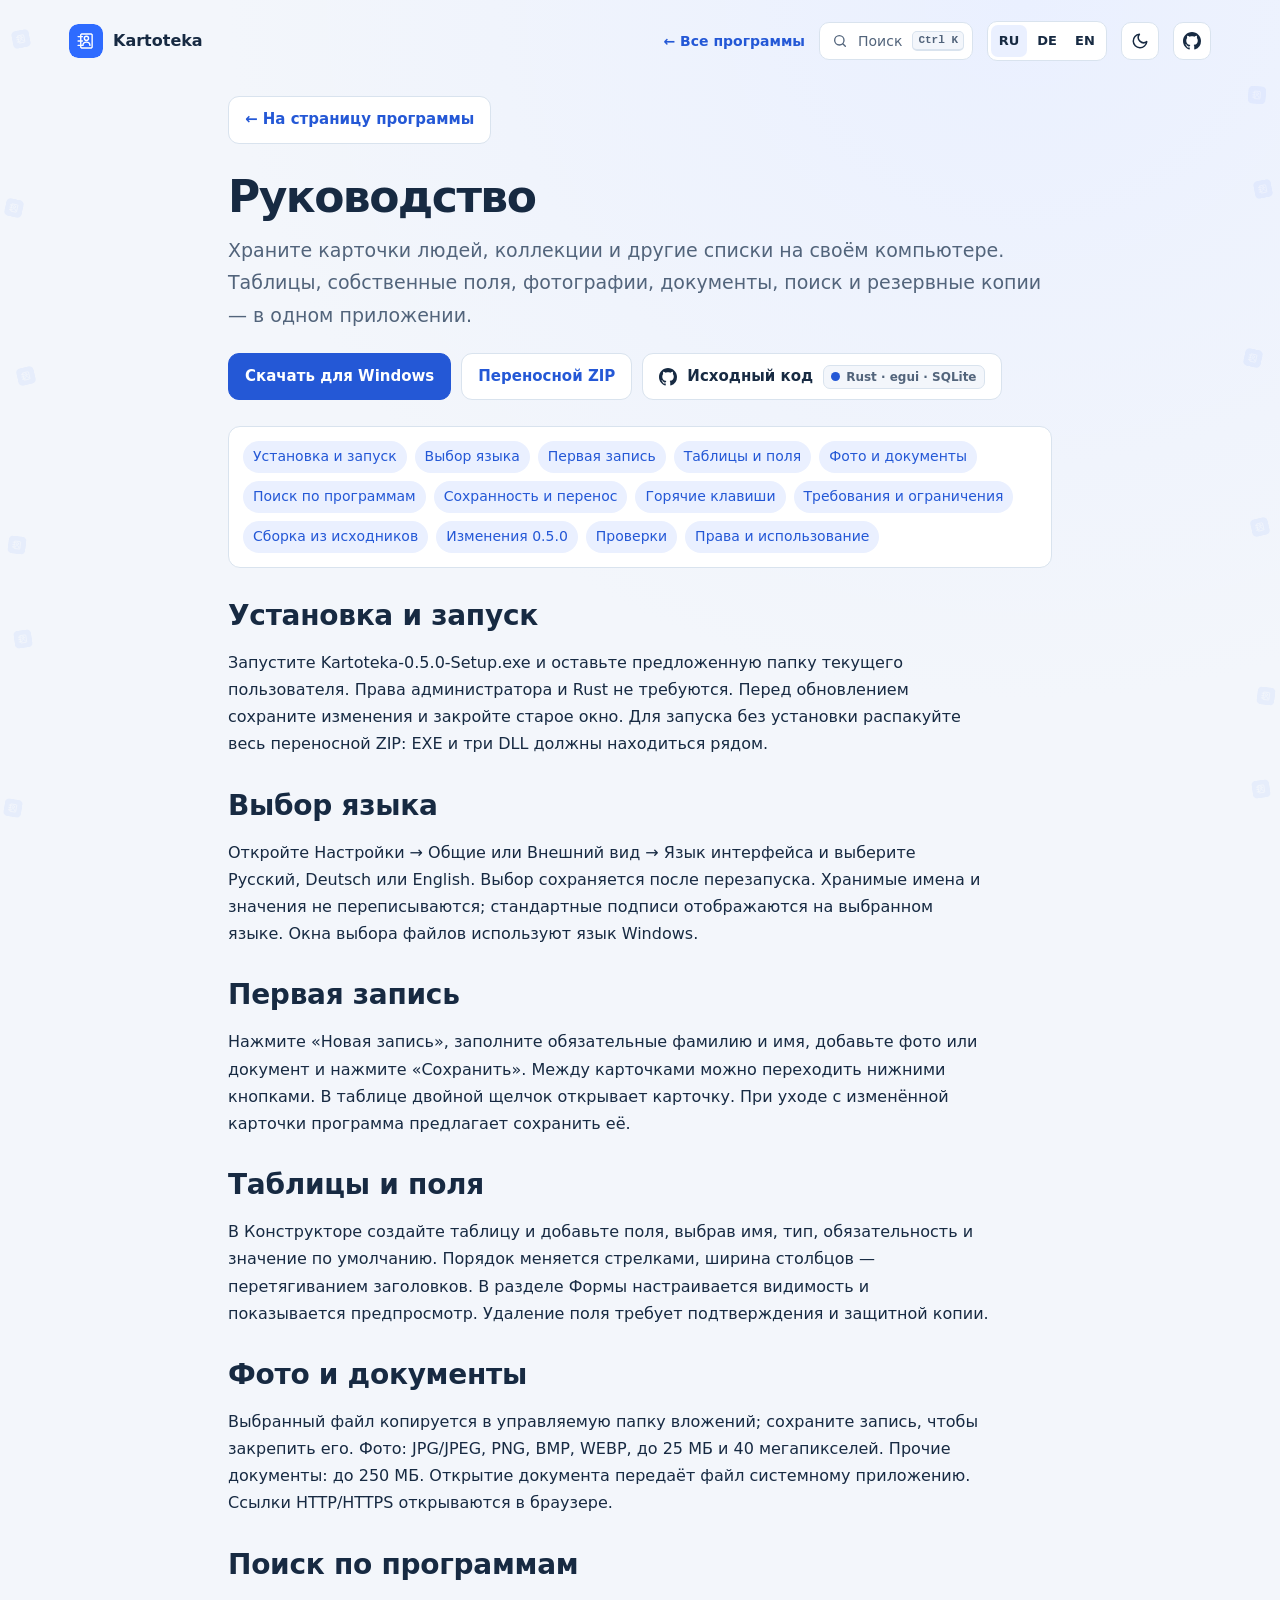
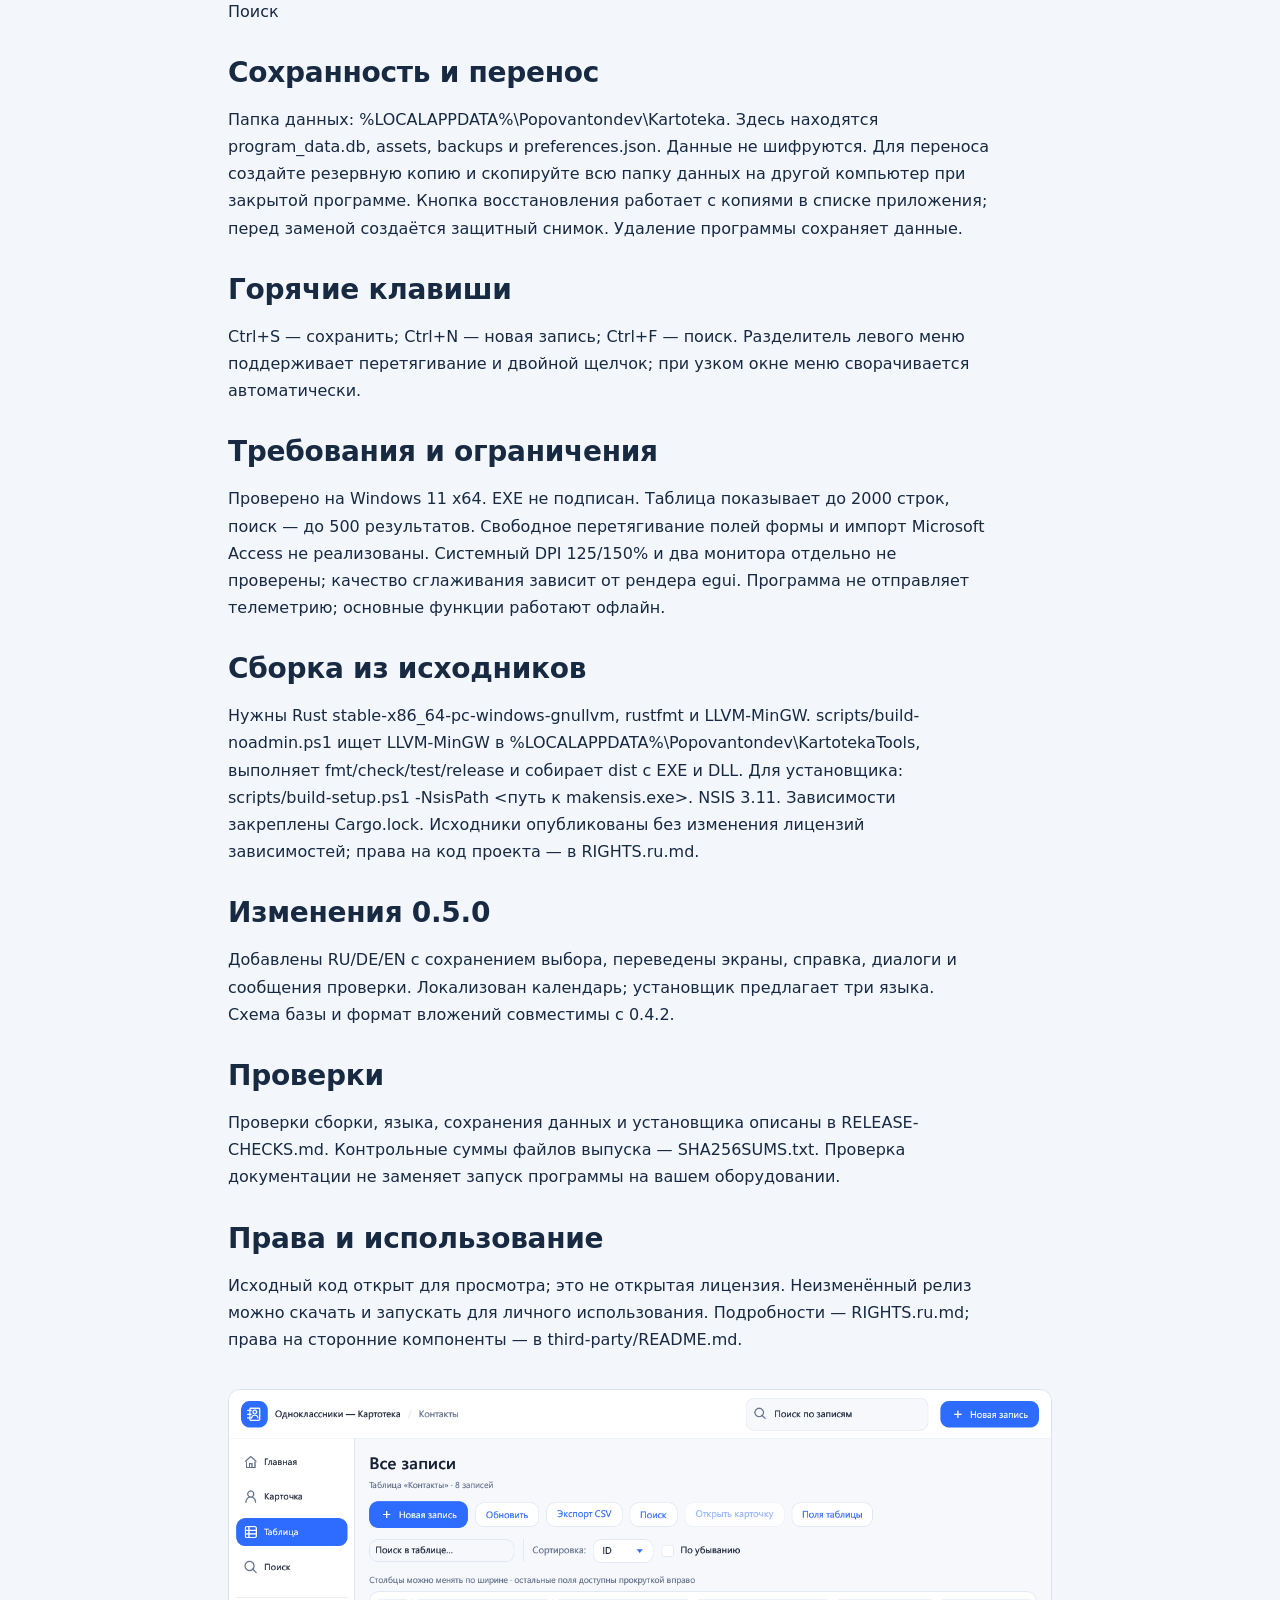
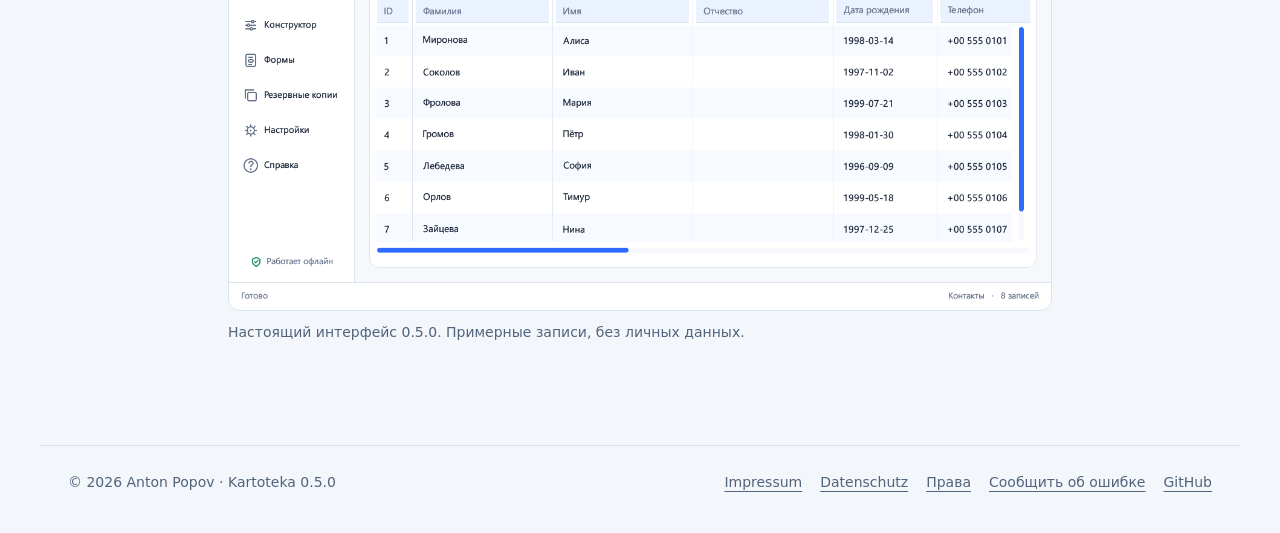
<file: docs/Guide-ru.html>
<!doctype html>
<html lang="ru">
<head>
<meta charset="utf-8">
<meta name="viewport" content="width=device-width,initial-scale=1">
<meta name="color-scheme" content="light dark">
<meta name="description" content="Храните карточки людей, коллекции и другие списки на своём компьютере. Таблицы, собственные поля, фотографии, документы, поиск и резервные копии — в одном приложении.">
<title>Картотека — Руководство</title>
<link rel="icon" href="assets/kartoteka.svg" type="image/svg+xml">
<script src="assets/kit/kit-theme.js"></script><link rel="stylesheet" href="assets/kit/kit.css?v=2026.11.16-1"><script src="assets/kit/programs.js?v=2026.11.16-1" defer></script><script src="assets/kit/kit.js?v=2026.11.16-1" defer></script>
<link rel="stylesheet" href="assets/site.css?v=2026.11.16-1-g1">
</head>
<body class="ppk-page ppk-prose">
<a class="ppk-skip" href="#main">К содержимому</a>
<div class="ppk-nav-wrap" id="ppk-nav-wrap">
  <nav class="ppk-nav" aria-label="Основная навигация">
    <a class="ppk-brand" href="index-ru.html"><img src="assets/kartoteka.svg" alt="" width="34" height="34"><span>Kartoteka</span></a>
    <span class="ppk-spacer"></span>
    <a class="ppk-back" href="https://popovantondev.github.io/popovantondev/index-ru.html">← Все программы</a>
    <button class="ppk-search-btn" type="button" data-ppk-open-search aria-label="Поиск по программам"><span>Поиск</span><kbd>Ctrl K</kbd></button>
    <div class="ppk-langs"><a href="Guide-ru.html" lang="ru" hreflang="ru" aria-current="page">RU</a><a href="Guide-de.html" lang="de" hreflang="de">DE</a><a href="Guide-en.html" lang="en" hreflang="en">EN</a></div>
    <button class="ppk-icon-btn ppk-theme-btn" type="button" data-ppk-theme aria-label="Сменить тему"></button>
    <a class="ppk-icon-btn ppk-gh-btn" href="https://github.com/popovantondev/Kartoteka" aria-label="GitHub"></a>
  </nav>
</div>
<main class="ppk-shell ppk-guide" id="main">
<p class="ppk-guide-home"><a class="ppk-btn" href="index-ru.html">← На страницу программы</a></p>
<h1>Руководство</h1>
<p class="ppk-lead">Храните карточки людей, коллекции и другие списки на своём компьютере. Таблицы, собственные поля, фотографии, документы, поиск и резервные копии — в одном приложении.</p>
<div class="ppk-actions">
<a class="ppk-btn ppk-btn-primary" href="https://github.com/popovantondev/Kartoteka/releases/download/v0.5.0/Kartoteka-0.5.0-Setup.exe">Скачать для Windows</a>
<a class="ppk-btn" href="https://github.com/popovantondev/Kartoteka/releases/download/v0.5.0/Kartoteka-0.5.0-Windows-x64.zip">Переносной ZIP</a>
<a class="ppk-btn ppk-btn-gh" href="https://github.com/popovantondev/Kartoteka">Исходный код <span class="ppk-chip"><i class="ppk-dot"></i>Rust · egui · SQLite</span></a>
</div>
<nav class="ppk-contents" aria-label="Руководство"><a href="#install">Установка и запуск</a><a href="#language">Выбор языка</a><a href="#first">Первая запись</a><a href="#custom">Таблицы и поля</a><a href="#files">Фото и документы</a><a href="#search">Поиск по программам</a><a href="#backup">Сохранность и перенос</a><a href="#keys">Горячие клавиши</a><a href="#limits">Требования и ограничения</a><a href="#build">Сборка из исходников</a><a href="#changes">Изменения 0.5.0</a><a href="#checks">Проверки</a><a href="#rights">Права и использование</a></nav>
<section id="install"><h2>Установка и запуск</h2><p>Запустите Kartoteka-0.5.0-Setup.exe и оставьте предложенную папку текущего пользователя. Права администратора и Rust не требуются. Перед обновлением сохраните изменения и закройте старое окно. Для запуска без установки распакуйте весь переносной ZIP: EXE и три DLL должны находиться рядом.</p></section>
<section id="language"><h2>Выбор языка</h2><p>Откройте Настройки → Общие или Внешний вид → Язык интерфейса и выберите Русский, Deutsch или English. Выбор сохраняется после перезапуска. Хранимые имена и значения не переписываются; стандартные подписи отображаются на выбранном языке. Окна выбора файлов используют язык Windows.</p></section>
<section id="first"><h2>Первая запись</h2><p>Нажмите «Новая запись», заполните обязательные фамилию и имя, добавьте фото или документ и нажмите «Сохранить». Между карточками можно переходить нижними кнопками. В таблице двойной щелчок открывает карточку. При уходе с изменённой карточки программа предлагает сохранить её.</p></section>
<section id="custom"><h2>Таблицы и поля</h2><p>В Конструкторе создайте таблицу и добавьте поля, выбрав имя, тип, обязательность и значение по умолчанию. Порядок меняется стрелками, ширина столбцов — перетягиванием заголовков. В разделе Формы настраивается видимость и показывается предпросмотр. Удаление поля требует подтверждения и защитной копии.</p></section>
<section id="files"><h2>Фото и документы</h2><p>Выбранный файл копируется в управляемую папку вложений; сохраните запись, чтобы закрепить его. Фото: JPG/JPEG, PNG, BMP, WEBP, до 25 МБ и 40 мегапикселей. Прочие документы: до 250 МБ. Открытие документа передаёт файл системному приложению. Ссылки HTTP/HTTPS открываются в браузере.</p></section>
<section id="search"><h2>Поиск по программам</h2><p>Поиск</p></section>
<section id="backup"><h2>Сохранность и перенос</h2><p>Папка данных: %LOCALAPPDATA%\Popovantondev\Kartoteka. Здесь находятся program_data.db, assets, backups и preferences.json. Данные не шифруются. Для переноса создайте резервную копию и скопируйте всю папку данных на другой компьютер при закрытой программе. Кнопка восстановления работает с копиями в списке приложения; перед заменой создаётся защитный снимок. Удаление программы сохраняет данные.</p></section>
<section id="keys"><h2>Горячие клавиши</h2><p>Ctrl+S — сохранить; Ctrl+N — новая запись; Ctrl+F — поиск. Разделитель левого меню поддерживает перетягивание и двойной щелчок; при узком окне меню сворачивается автоматически.</p></section>
<section id="limits"><h2>Требования и ограничения</h2><p>Проверено на Windows 11 x64. EXE не подписан. Таблица показывает до 2000 строк, поиск — до 500 результатов. Свободное перетягивание полей формы и импорт Microsoft Access не реализованы. Системный DPI 125/150% и два монитора отдельно не проверены; качество сглаживания зависит от рендера egui. Программа не отправляет телеметрию; основные функции работают офлайн.</p></section>
<section id="build"><h2>Сборка из исходников</h2><p>Нужны Rust stable-x86_64-pc-windows-gnullvm, rustfmt и LLVM-MinGW. scripts/build-noadmin.ps1 ищет LLVM-MinGW в %LOCALAPPDATA%\Popovantondev\KartotekaTools, выполняет fmt/check/test/release и собирает dist с EXE и DLL. Для установщика: scripts/build-setup.ps1 -NsisPath &lt;путь к makensis.exe&gt;. NSIS 3.11. Зависимости закреплены Cargo.lock. Исходники опубликованы без изменения лицензий зависимостей; права на код проекта — в RIGHTS.ru.md.</p></section>
<section id="changes"><h2>Изменения 0.5.0</h2><p>Добавлены RU/DE/EN с сохранением выбора, переведены экраны, справка, диалоги и сообщения проверки. Локализован календарь; установщик предлагает три языка. Схема базы и формат вложений совместимы с 0.4.2.</p></section>
<section id="checks"><h2>Проверки</h2><p>Проверки сборки, языка, сохранения данных и установщика описаны в RELEASE-CHECKS.md. Контрольные суммы файлов выпуска — SHA256SUMS.txt. Проверка документации не заменяет запуск программы на вашем оборудовании.</p></section>
<section id="rights"><h2>Права и использование</h2><p>Исходный код открыт для просмотра; это не открытая лицензия. Неизменённый релиз можно скачать и запускать для личного использования. Подробности — RIGHTS.ru.md; права на сторонние компоненты — в third-party/README.md.</p></section>
<figure class="ppk-guide-shot"><img src="assets/app-ru.png" width="1360" height="860" alt="Картотека — Настоящий интерфейс 0.5.0. Примерные записи, без личных данных." decoding="async"><figcaption>Настоящий интерфейс 0.5.0. Примерные записи, без личных данных.</figcaption></figure>
</main>
<footer class="ppk-footer">
  <span>© 2026 Anton Popov · Kartoteka 0.5.0</span>
  <nav aria-label="Правовая информация"><a href="https://popovantondev.github.io/popovantondev/impressum.html">Impressum</a><a href="https://popovantondev.github.io/popovantondev/datenschutz.html">Datenschutz</a><a href="https://github.com/popovantondev/Kartoteka/blob/main/RIGHTS.ru.md">Права</a><a href="https://github.com/popovantondev/Kartoteka/issues/new">Сообщить об ошибке</a><a href="https://github.com/popovantondev/Kartoteka">GitHub</a></nav>
</footer>
</body>
</html>
</file>
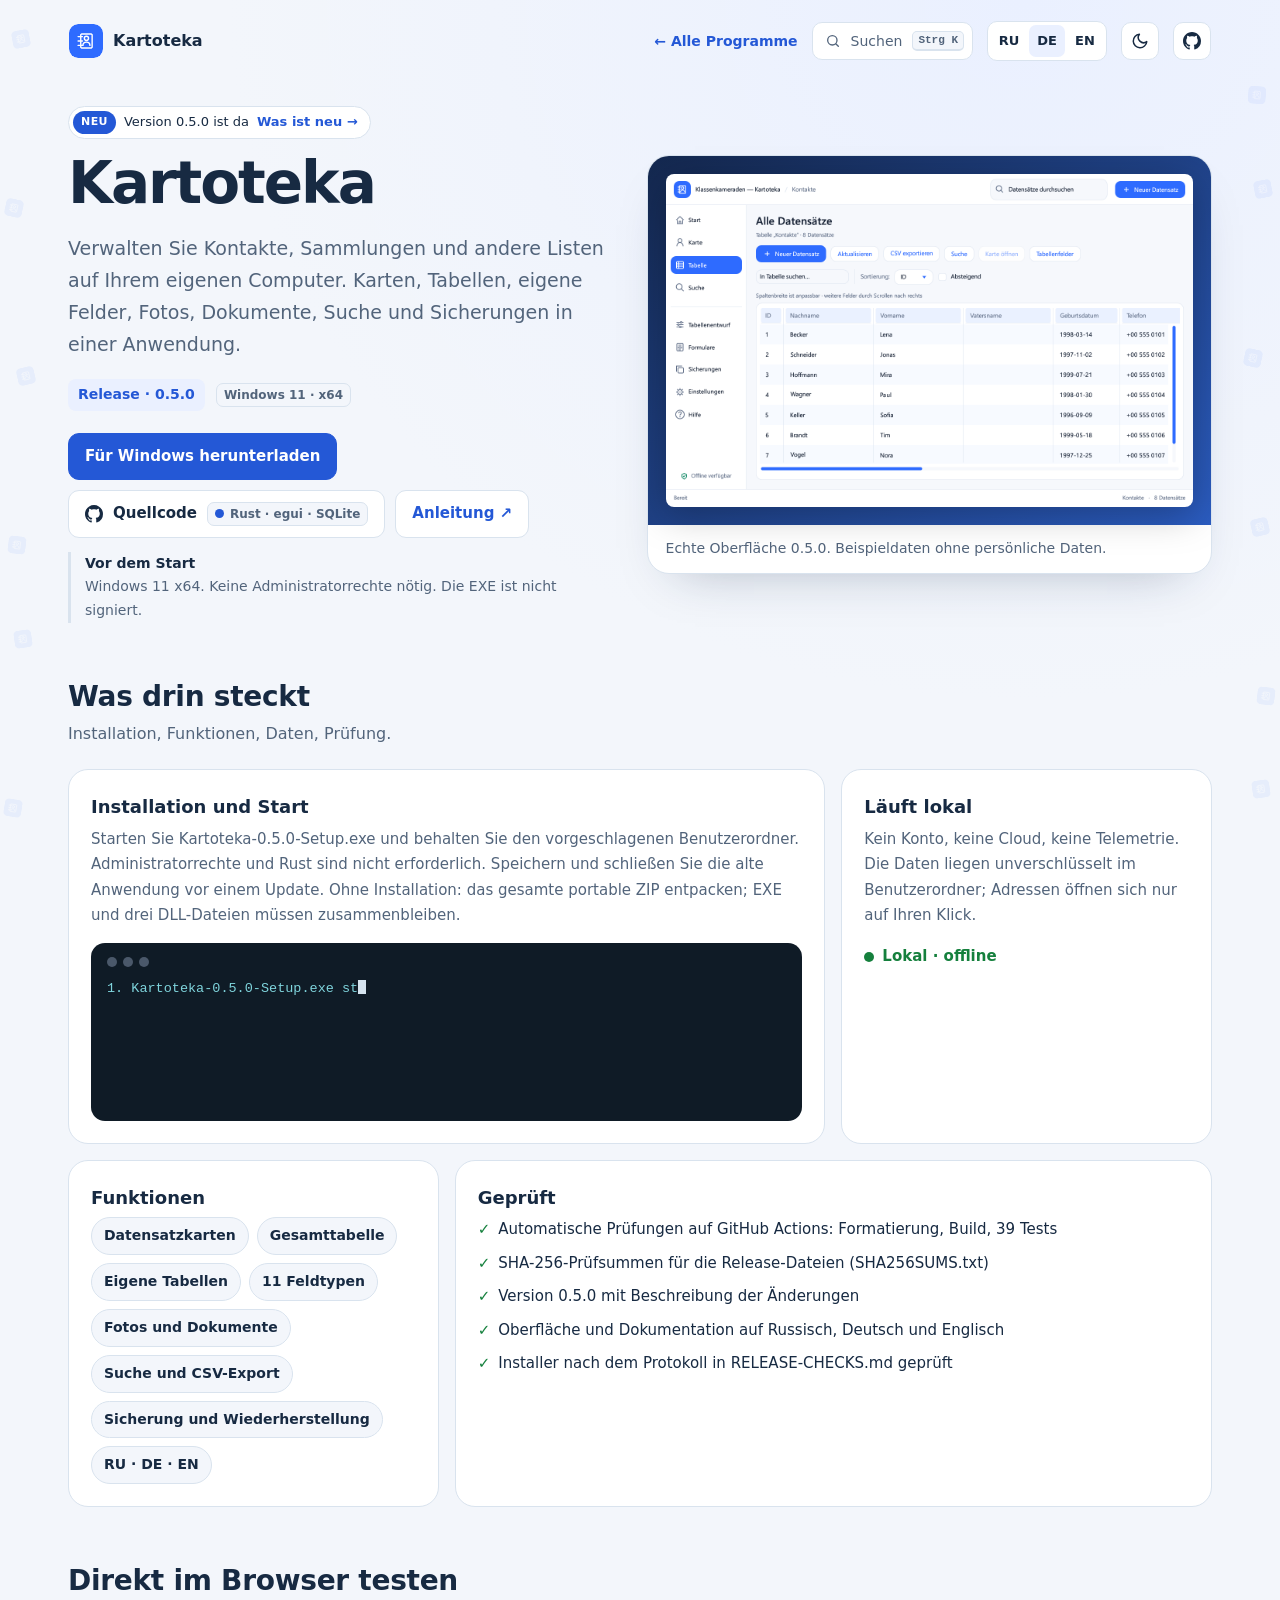
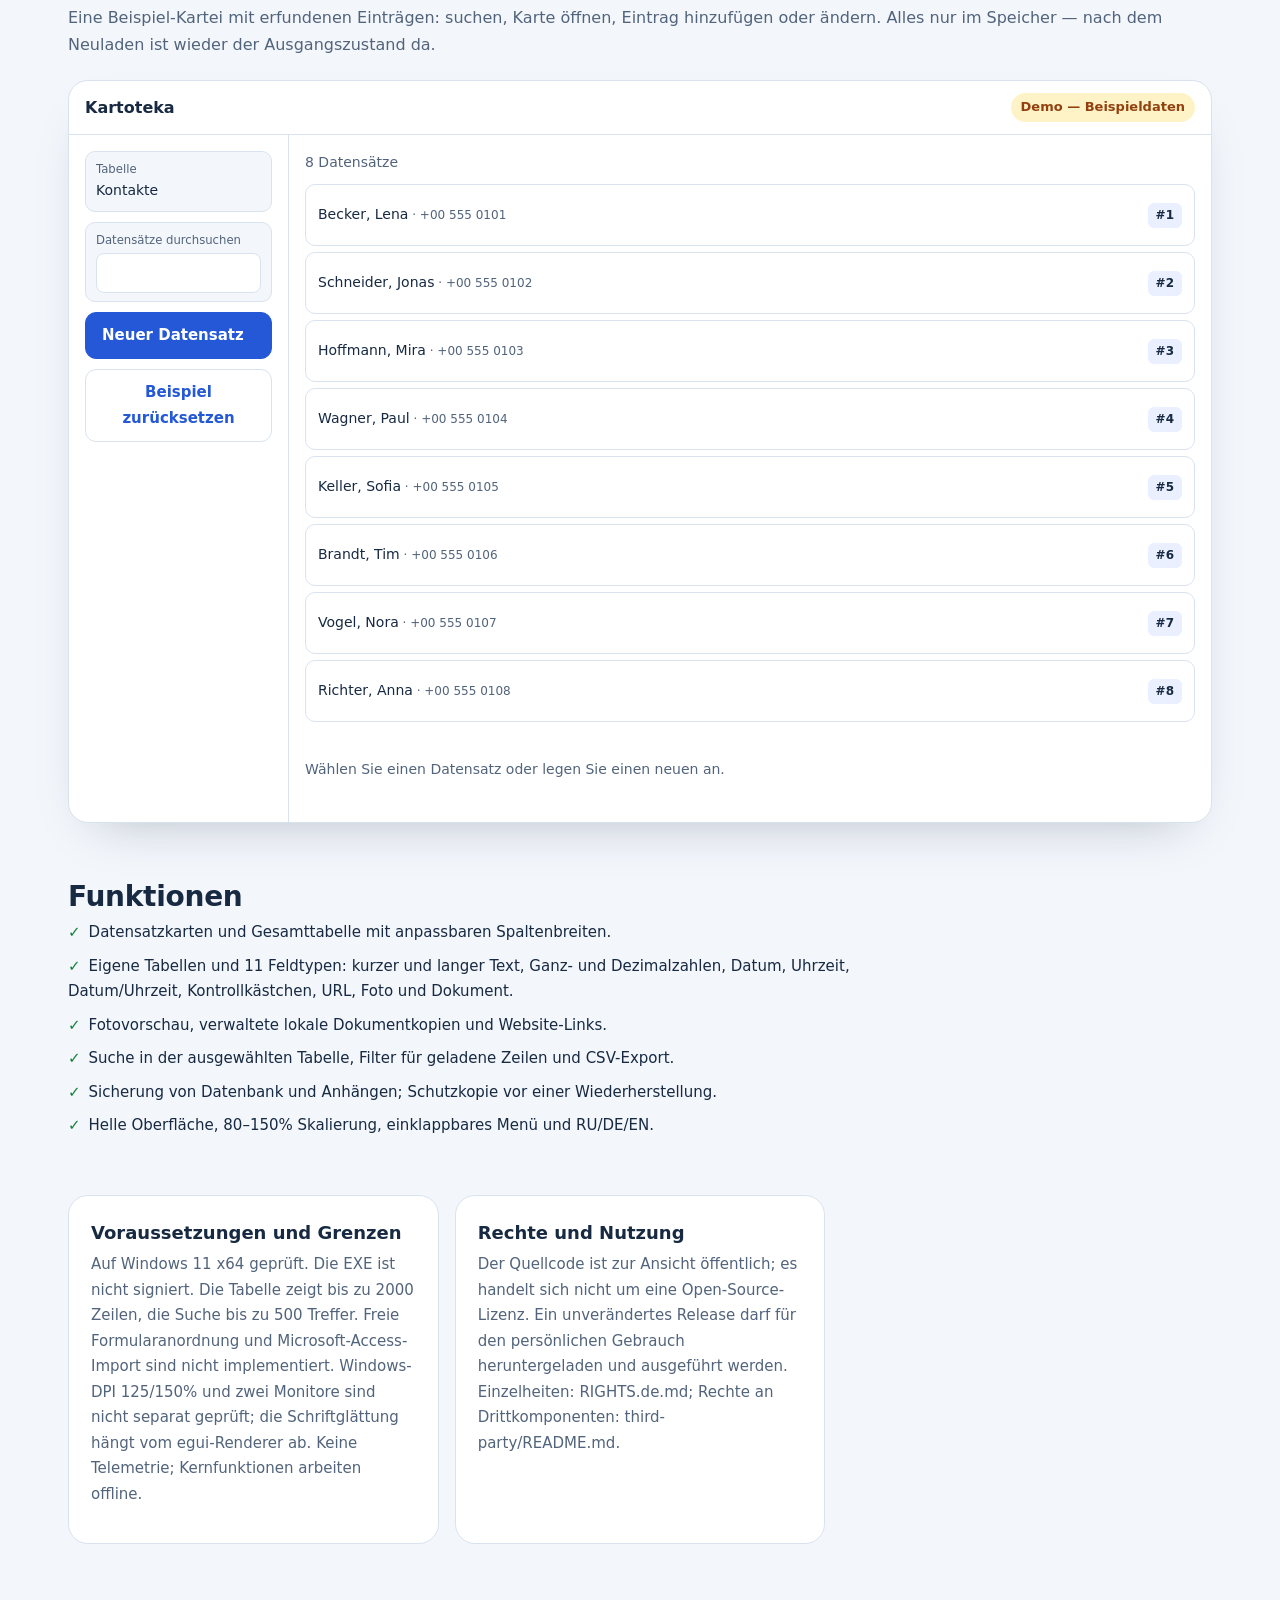
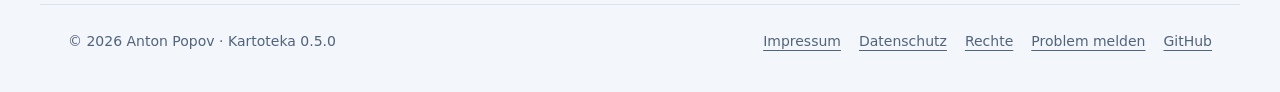
<file: docs/index-de.html>
<!doctype html>
<html lang="de">
<head>
<meta charset="utf-8">
<meta name="viewport" content="width=device-width,initial-scale=1">
<script>location.replace('index.html'+location.hash)</script>
<meta http-equiv="refresh" content="0; url=index.html">
<link rel="canonical" href="https://popovantondev.github.io/Kartoteka/index.html">
<meta name="robots" content="noindex">
<link rel="icon" href="assets/kartoteka.svg" type="image/svg+xml">
<title>Kartoteka — Weiterleitung</title>
</head>
<body>
<p>Diese Seite ist umgezogen: <a href="index.html">Kartoteka — Startseite</a></p>
<p><a href="index-en.html" lang="en" hreflang="en">English</a> · <a href="index-ru.html" lang="ru" hreflang="ru">Русский</a></p>
</body>
</html>
</file>
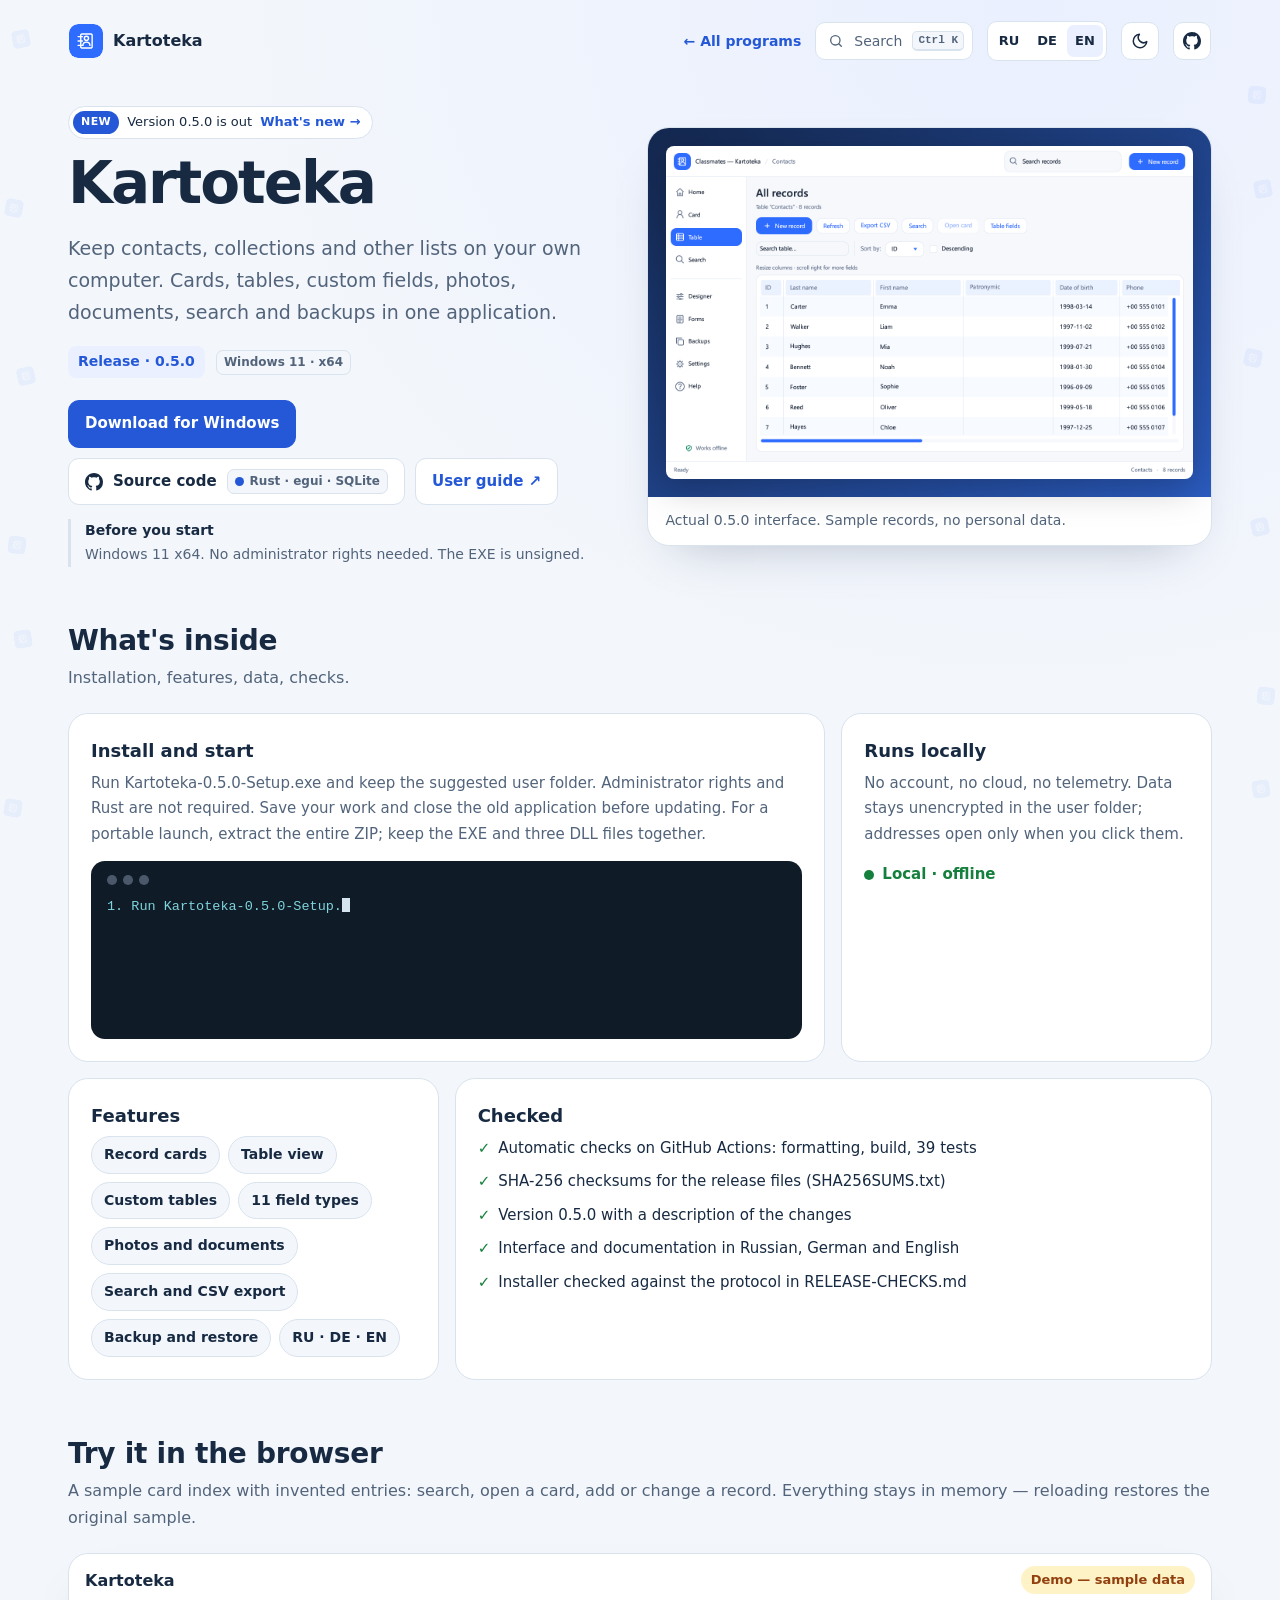
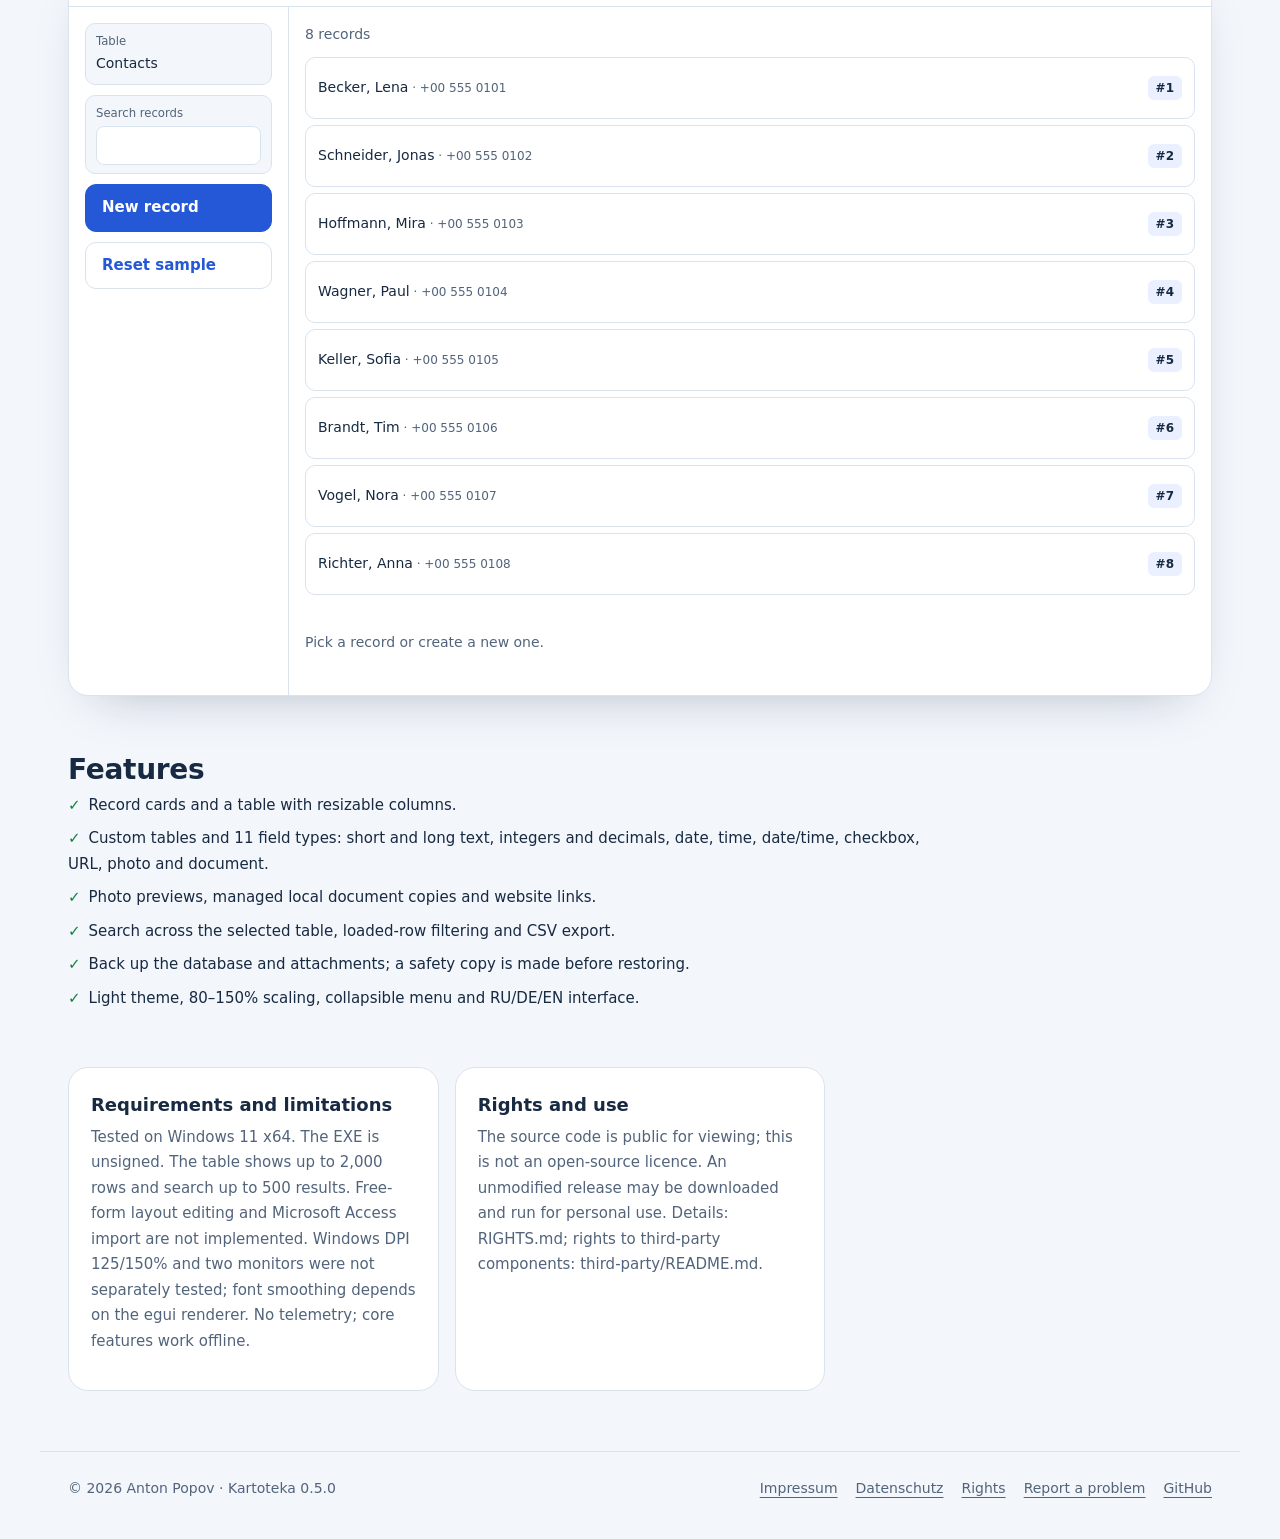
<file: docs/index-en.html>
<!doctype html>
<html lang="en">
<head>
<meta charset="utf-8">
<meta name="viewport" content="width=device-width,initial-scale=1">
<meta name="color-scheme" content="light dark">
<meta name="description" content="Keep contacts, collections and other lists on your own computer. Cards, tables, custom fields, photos, documents, search and backups in one application.">
<title>Kartoteka — Your local card index for Windows</title>
<link rel="icon" href="assets/kartoteka.svg" type="image/svg+xml">
<script src="assets/kit/kit-theme.js"></script><link rel="stylesheet" href="assets/kit/kit.css?v=2026.11.16-1"><script src="assets/kit/programs.js?v=2026.11.16-1" defer></script><script src="assets/kit/kit.js?v=2026.11.16-1" defer></script>
<link rel="stylesheet" href="assets/site.css?v=2026.11.16-1">
</head>
<body class="ppk-page ppk-prose">
<a class="ppk-skip" href="#main">Skip to content</a>
<div class="ppk-nav-wrap" id="ppk-nav-wrap">
  <nav class="ppk-nav" aria-label="Main navigation">
    <a class="ppk-brand" href="index-en.html"><img src="assets/kartoteka.svg" alt="" width="34" height="34"><span>Kartoteka</span></a>
    <span class="ppk-spacer"></span>
    <a class="ppk-back" href="https://popovantondev.github.io/popovantondev/index-en.html">← All programs</a>
    <button class="ppk-search-btn" type="button" data-ppk-open-search aria-label="Search programs"><span>Search</span><kbd>Ctrl K</kbd></button>
    <div class="ppk-langs"><a href="index-ru.html" lang="ru" hreflang="ru">RU</a><a href="index.html" lang="de" hreflang="de">DE</a><a href="index-en.html" lang="en" hreflang="en" aria-current="page">EN</a></div>
    <button class="ppk-icon-btn ppk-theme-btn" type="button" data-ppk-theme aria-label="Switch colour scheme"></button>
    <a class="ppk-icon-btn ppk-gh-btn" href="https://github.com/popovantondev/Kartoteka" aria-label="GitHub"></a>
  </nav>
</div>
<main class="ppk-shell" id="main">
<div class="ppk-hero">
<div>
<a class="ppk-pill" href="https://github.com/popovantondev/Kartoteka/releases/tag/v0.5.0"><span class="ppk-new">NEW</span><span>Version 0.5.0 is out</span> <span class="ppk-more">What's new →</span></a>
<h1>Kartoteka</h1>
<p class="ppk-lead">Keep contacts, collections and other lists on your own computer. Cards, tables, custom fields, photos, documents, search and backups in one application.</p>
<span class="ppk-status">Release · 0.5.0</span> <span class="ppk-chip ppk-meta-chip">Windows 11 · x64</span>
<div class="ppk-actions">
<a class="ppk-btn ppk-btn-primary" href="https://github.com/popovantondev/Kartoteka/releases/download/v0.5.0/Kartoteka-0.5.0-Setup.exe">Download for Windows</a>
<a class="ppk-btn ppk-btn-gh" href="https://github.com/popovantondev/Kartoteka">Source code <span class="ppk-chip"><i class="ppk-dot"></i>Rust · egui · SQLite</span></a>
<a class="ppk-btn" href="Guide-en.html">User guide ↗</a>
</div>
<p class="ppk-requirements"><strong>Before you start</strong>Windows 11 x64. No administrator rights needed. The EXE is unsigned.</p>
</div>
<figure class="ppk-preview">
<div class="ppk-stage"><img src="assets/app-en.png" width="1360" height="860" alt="Kartoteka — Actual 0.5.0 interface. Sample records, no personal data." decoding="async"></div>
<figcaption>Actual 0.5.0 interface. Sample records, no personal data.</figcaption>
</figure>
</div>

<section class="ppk-bento-section ppk-section ppk-reveal">
<h2>What's inside</h2>
<p class="ppk-sub">Installation, features, data, checks.</p>
<div class="ppk-bento">
<div class="ppk-tile ppk-wide"><h3>Install and start</h3><p>Run Kartoteka-0.5.0-Setup.exe and keep the suggested user folder. Administrator rights and Rust are not required. Save your work and close the old application before updating. For a portable launch, extract the entire ZIP; keep the EXE and three DLL files together.</p><div class="ppk-term" role="group" aria-label="Install and start"><div class="ppk-term-bar"><i></i><i></i><i></i></div><div class="ppk-term-out"><div class="ppk-ps">1. Run Kartoteka-0.5.0-Setup.exe</div><div class="ppk-dim">   keep the user folder · no administrator rights, no Rust needed</div><div class="ppk-ps">2. Or extract the entire portable ZIP</div><div class="ppk-dim">   keep the EXE and three DLL files together</div><div class="ppk-ok">3. Open Kartoteka · language under Settings → General</div></div></div></div>
<div class="ppk-tile"><h3>Runs locally</h3><p>No account, no cloud, no telemetry. Data stays unencrypted in the user folder; addresses open only when you click them.</p><span class="ppk-live">Local · offline</span></div>
<div class="ppk-tile"><h3>Features</h3><div class="ppk-chips"><span>Record cards</span><span>Table view</span><span>Custom tables</span><span>11 field types</span><span>Photos and documents</span><span>Search and CSV export</span><span>Backup and restore</span><span>RU · DE · EN</span></div></div>
<div class="ppk-tile ppk-wide"><h3>Checked</h3><ul class="ppk-checks"><li>Automatic checks on GitHub Actions: formatting, build, 39 tests</li><li>SHA-256 checksums for the release files (SHA256SUMS.txt)</li><li>Version 0.5.0 with a description of the changes</li><li>Interface and documentation in Russian, German and English</li><li>Installer checked against the protocol in RELEASE-CHECKS.md</li></ul></div>
</div>
</section>

<section class="ppk-section ppk-demo-section ppk-reveal" id="demo" data-demo="kartoteka" aria-labelledby="demo-title">
<h2 id="demo-title">Try it in the browser</h2>
<p class="ppk-sub">A sample card index with invented entries: search, open a card, add or change a record. Everything stays in memory — reloading restores the original sample.</p>
<div class="ppk-demo"><div class="ppk-demo-head"><span>Kartoteka</span><span class="ppk-demo-label">Demo — sample data</span></div>
<div class="ppk-demo-body"><div class="ppk-demo-main"><noscript><p class="ppk-demo-empty">The demo needs JavaScript.</p></noscript></div></div></div>
</section>

<section class="ppk-section ppk-reveal">
<h2>Features</h2>
<ul class="ppk-checks ppk-feature-list"><li>Record cards and a table with resizable columns.</li><li>Custom tables and 11 field types: short and long text, integers and decimals, date, time, date/time, checkbox, URL, photo and document.</li><li>Photo previews, managed local document copies and website links.</li><li>Search across the selected table, loaded-row filtering and CSV export.</li><li>Back up the database and attachments; a safety copy is made before restoring.</li><li>Light theme, 80–150% scaling, collapsible menu and RU/DE/EN interface.</li></ul>
</section>

<section class="ppk-section ppk-reveal">
<div class="ppk-bento">
<div class="ppk-tile"><h3>Requirements and limitations</h3><p>Tested on Windows 11 x64. The EXE is unsigned. The table shows up to 2,000 rows and search up to 500 results. Free-form layout editing and Microsoft Access import are not implemented. Windows DPI 125/150% and two monitors were not separately tested; font smoothing depends on the egui renderer. No telemetry; core features work offline.</p></div>
<div class="ppk-tile"><h3>Rights and use</h3><p>The source code is public for viewing; this is not an open-source licence. An unmodified release may be downloaded and run for personal use. Details: RIGHTS.md; rights to third-party components: third-party/README.md.</p></div>
</div>
</section>
</main>
<footer class="ppk-footer">
  <span>© 2026 Anton Popov · Kartoteka 0.5.0</span>
  <nav aria-label="Legal"><a href="https://popovantondev.github.io/popovantondev/impressum.html">Impressum</a><a href="https://popovantondev.github.io/popovantondev/datenschutz.html">Datenschutz</a><a href="https://github.com/popovantondev/Kartoteka/blob/main/RIGHTS.md">Rights</a><a href="https://github.com/popovantondev/Kartoteka/issues/new">Report a problem</a><a href="https://github.com/popovantondev/Kartoteka">GitHub</a></nav>
</footer>
<script src="assets/demo.js?v=3c7292a7" defer></script>
</body>
</html>
</file>
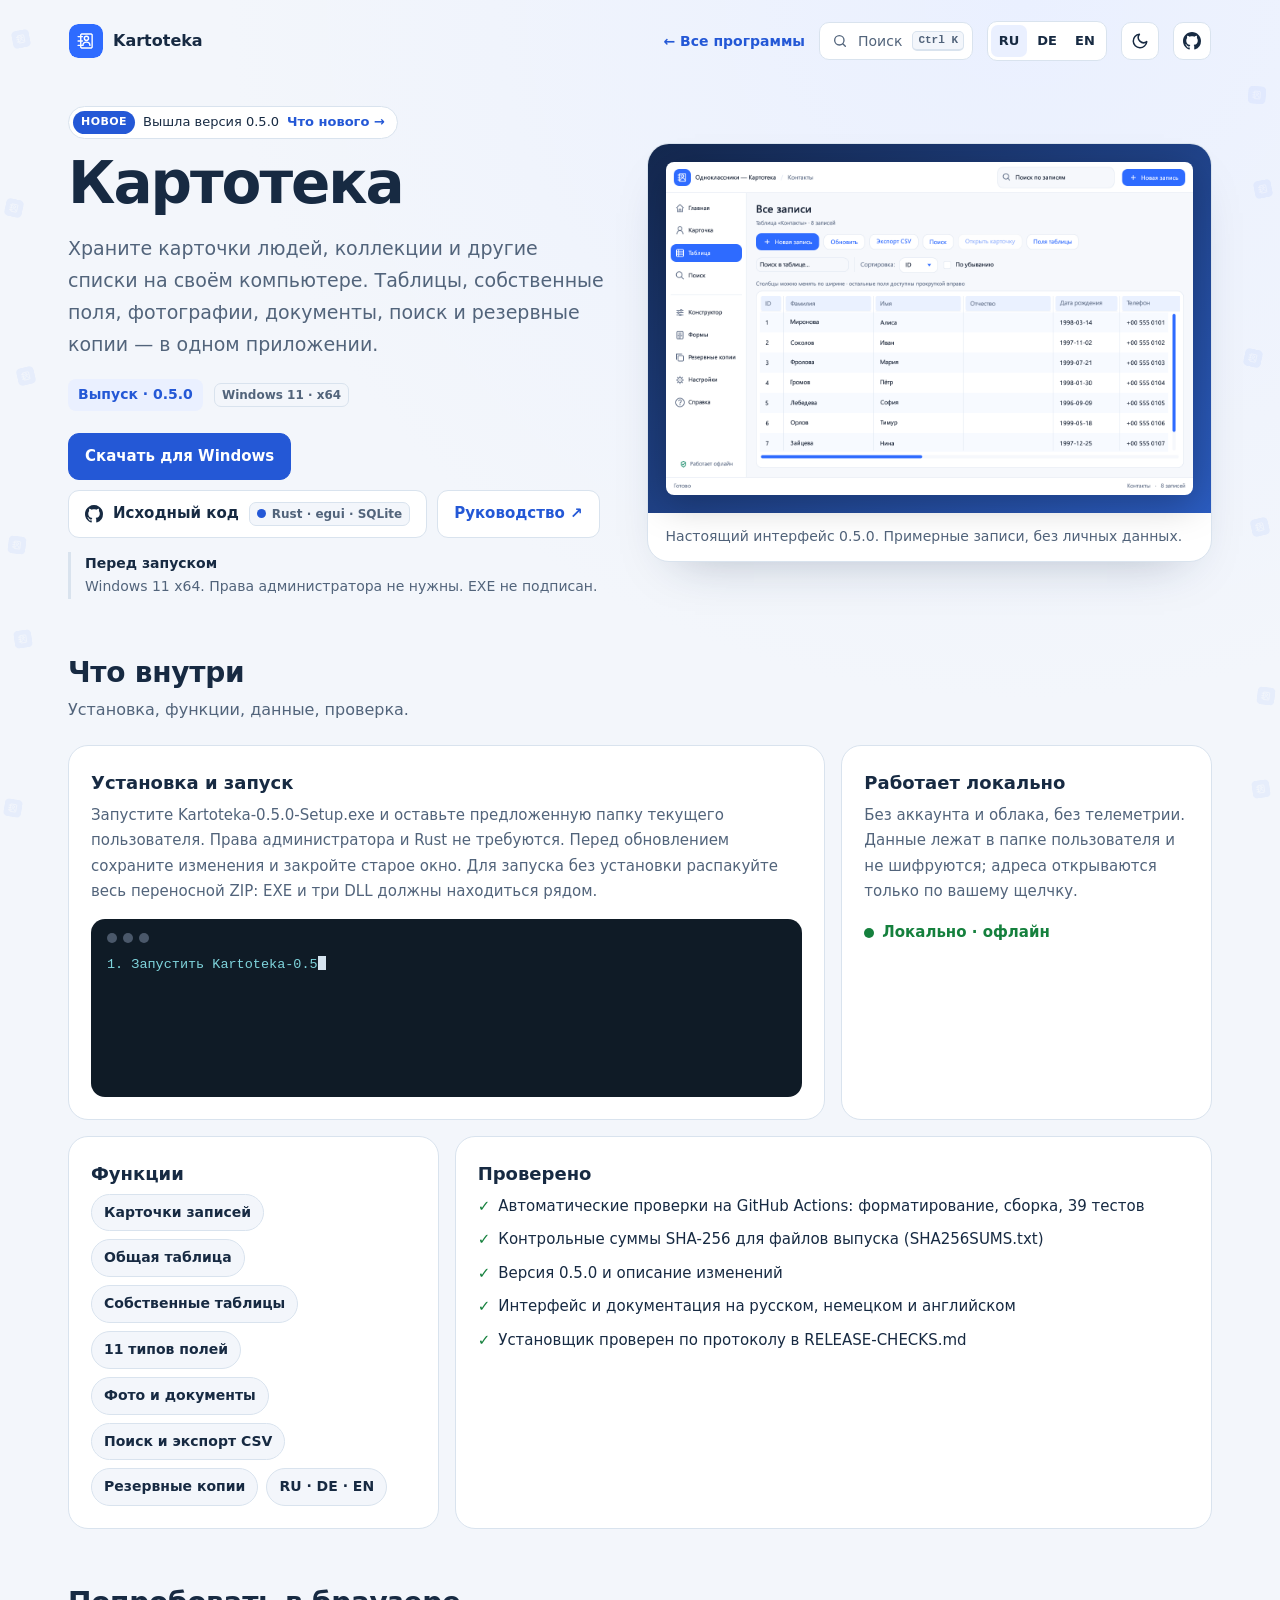
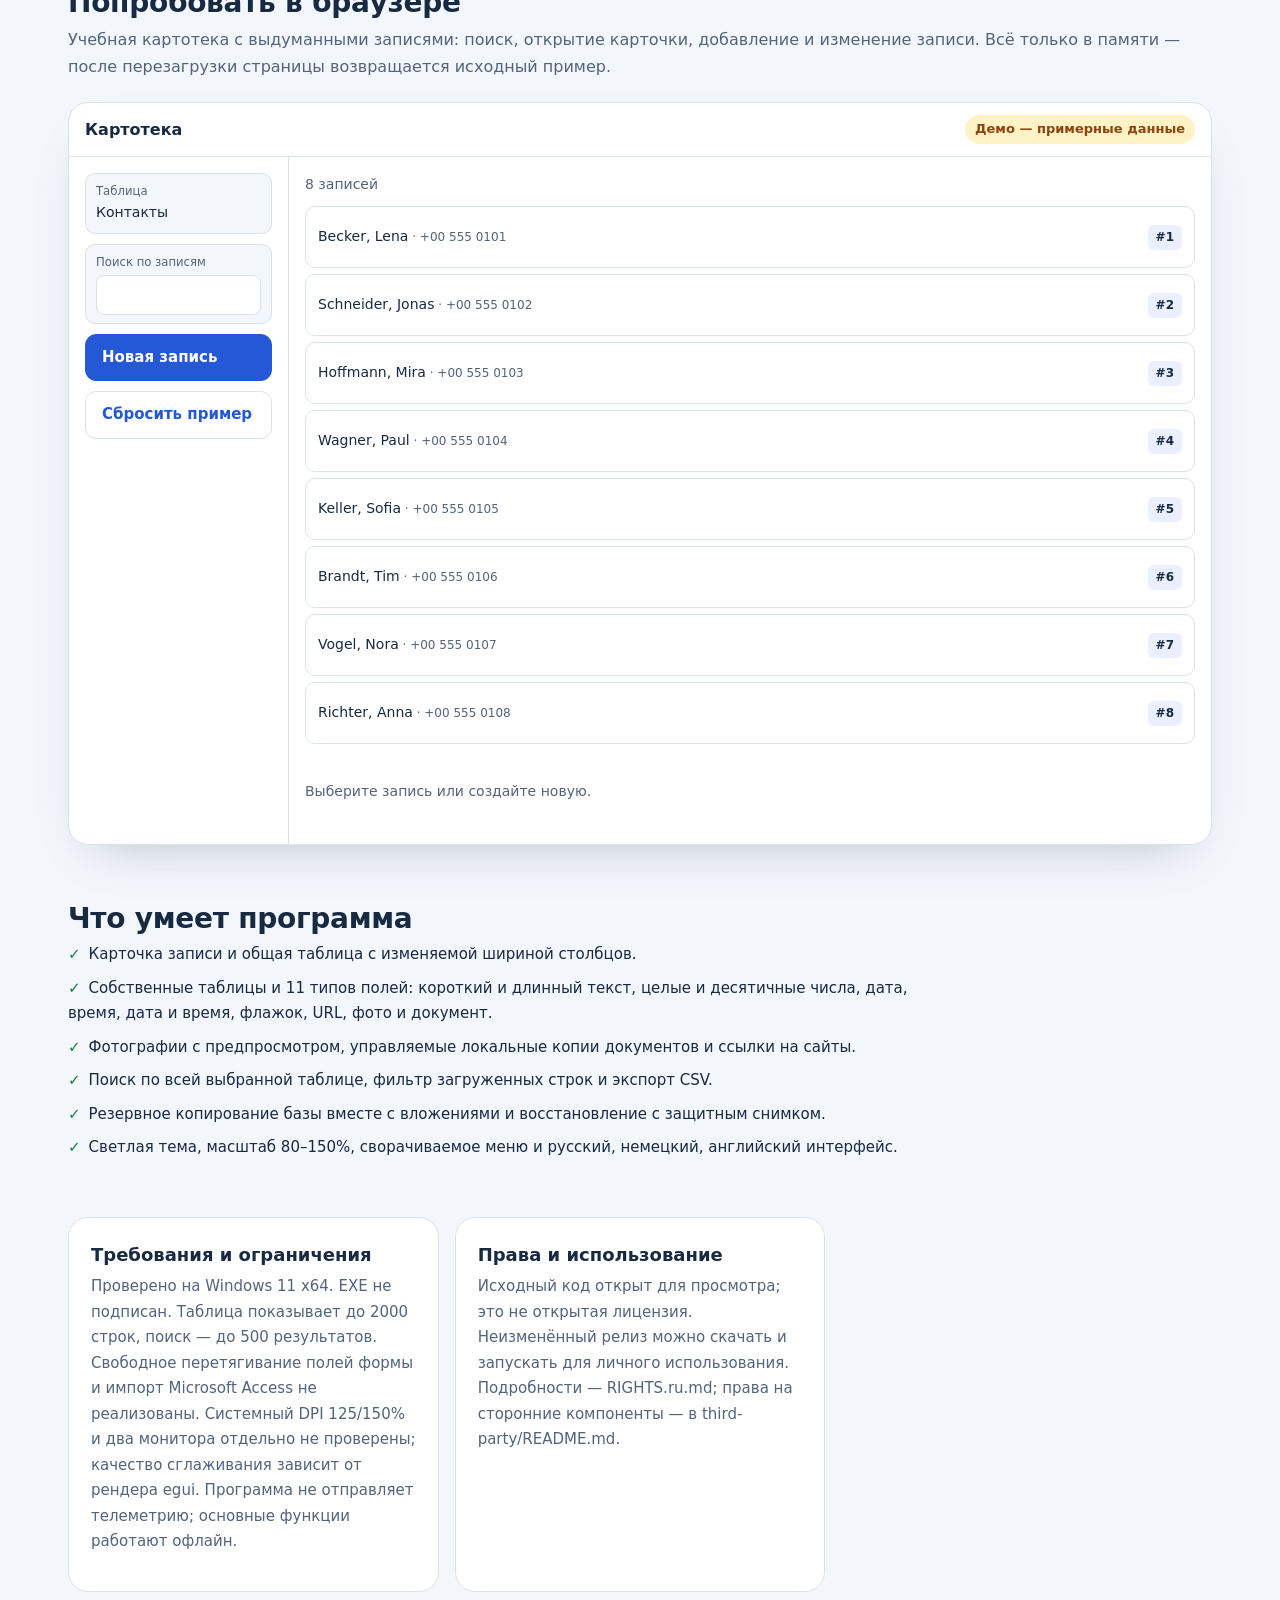
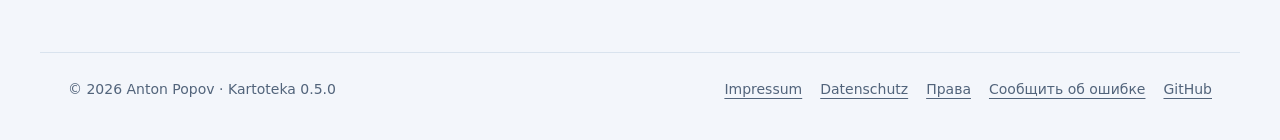
<file: docs/index-ru.html>
<!doctype html>
<html lang="ru">
<head>
<meta charset="utf-8">
<meta name="viewport" content="width=device-width,initial-scale=1">
<meta name="color-scheme" content="light dark">
<meta name="description" content="Храните карточки людей, коллекции и другие списки на своём компьютере. Таблицы, собственные поля, фотографии, документы, поиск и резервные копии — в одном приложении.">
<title>Картотека — Личная картотека для Windows</title>
<link rel="icon" href="assets/kartoteka.svg" type="image/svg+xml">
<script src="assets/kit/kit-theme.js"></script><link rel="stylesheet" href="assets/kit/kit.css?v=2026.11.16-1"><script src="assets/kit/programs.js?v=2026.11.16-1" defer></script><script src="assets/kit/kit.js?v=2026.11.16-1" defer></script>
<link rel="stylesheet" href="assets/site.css?v=2026.11.16-1">
</head>
<body class="ppk-page ppk-prose">
<a class="ppk-skip" href="#main">К содержимому</a>
<div class="ppk-nav-wrap" id="ppk-nav-wrap">
  <nav class="ppk-nav" aria-label="Основная навигация">
    <a class="ppk-brand" href="index-ru.html"><img src="assets/kartoteka.svg" alt="" width="34" height="34"><span>Kartoteka</span></a>
    <span class="ppk-spacer"></span>
    <a class="ppk-back" href="https://popovantondev.github.io/popovantondev/index-ru.html">← Все программы</a>
    <button class="ppk-search-btn" type="button" data-ppk-open-search aria-label="Поиск по программам"><span>Поиск</span><kbd>Ctrl K</kbd></button>
    <div class="ppk-langs"><a href="index-ru.html" lang="ru" hreflang="ru" aria-current="page">RU</a><a href="index.html" lang="de" hreflang="de">DE</a><a href="index-en.html" lang="en" hreflang="en">EN</a></div>
    <button class="ppk-icon-btn ppk-theme-btn" type="button" data-ppk-theme aria-label="Сменить тему"></button>
    <a class="ppk-icon-btn ppk-gh-btn" href="https://github.com/popovantondev/Kartoteka" aria-label="GitHub"></a>
  </nav>
</div>
<main class="ppk-shell" id="main">
<div class="ppk-hero">
<div>
<a class="ppk-pill" href="https://github.com/popovantondev/Kartoteka/releases/tag/v0.5.0"><span class="ppk-new">НОВОЕ</span><span>Вышла версия 0.5.0</span> <span class="ppk-more">Что нового →</span></a>
<h1>Картотека</h1>
<p class="ppk-lead">Храните карточки людей, коллекции и другие списки на своём компьютере. Таблицы, собственные поля, фотографии, документы, поиск и резервные копии — в одном приложении.</p>
<span class="ppk-status">Выпуск · 0.5.0</span> <span class="ppk-chip ppk-meta-chip">Windows 11 · x64</span>
<div class="ppk-actions">
<a class="ppk-btn ppk-btn-primary" href="https://github.com/popovantondev/Kartoteka/releases/download/v0.5.0/Kartoteka-0.5.0-Setup.exe">Скачать для Windows</a>
<a class="ppk-btn ppk-btn-gh" href="https://github.com/popovantondev/Kartoteka">Исходный код <span class="ppk-chip"><i class="ppk-dot"></i>Rust · egui · SQLite</span></a>
<a class="ppk-btn" href="Guide-ru.html">Руководство ↗</a>
</div>
<p class="ppk-requirements"><strong>Перед запуском</strong>Windows 11 x64. Права администратора не нужны. EXE не подписан.</p>
</div>
<figure class="ppk-preview">
<div class="ppk-stage"><img src="assets/app-ru.png" width="1360" height="860" alt="Картотека — Настоящий интерфейс 0.5.0. Примерные записи, без личных данных." decoding="async"></div>
<figcaption>Настоящий интерфейс 0.5.0. Примерные записи, без личных данных.</figcaption>
</figure>
</div>

<section class="ppk-bento-section ppk-section ppk-reveal">
<h2>Что внутри</h2>
<p class="ppk-sub">Установка, функции, данные, проверка.</p>
<div class="ppk-bento">
<div class="ppk-tile ppk-wide"><h3>Установка и запуск</h3><p>Запустите Kartoteka-0.5.0-Setup.exe и оставьте предложенную папку текущего пользователя. Права администратора и Rust не требуются. Перед обновлением сохраните изменения и закройте старое окно. Для запуска без установки распакуйте весь переносной ZIP: EXE и три DLL должны находиться рядом.</p><div class="ppk-term" role="group" aria-label="Установка и запуск"><div class="ppk-term-bar"><i></i><i></i><i></i></div><div class="ppk-term-out"><div class="ppk-ps">1. Запустить Kartoteka-0.5.0-Setup.exe</div><div class="ppk-dim">   папка пользователя · без прав администратора, без Rust</div><div class="ppk-ps">2. Или распаковать весь переносной ZIP целиком</div><div class="ppk-dim">   EXE и три DLL должны лежать рядом</div><div class="ppk-ok">3. Открыть Kartoteka · язык — Настройки → Общие</div></div></div></div>
<div class="ppk-tile"><h3>Работает локально</h3><p>Без аккаунта и облака, без телеметрии. Данные лежат в папке пользователя и не шифруются; адреса открываются только по вашему щелчку.</p><span class="ppk-live">Локально · офлайн</span></div>
<div class="ppk-tile"><h3>Функции</h3><div class="ppk-chips"><span>Карточки записей</span><span>Общая таблица</span><span>Собственные таблицы</span><span>11 типов полей</span><span>Фото и документы</span><span>Поиск и экспорт CSV</span><span>Резервные копии</span><span>RU · DE · EN</span></div></div>
<div class="ppk-tile ppk-wide"><h3>Проверено</h3><ul class="ppk-checks"><li>Автоматические проверки на GitHub Actions: форматирование, сборка, 39 тестов</li><li>Контрольные суммы SHA-256 для файлов выпуска (SHA256SUMS.txt)</li><li>Версия 0.5.0 и описание изменений</li><li>Интерфейс и документация на русском, немецком и английском</li><li>Установщик проверен по протоколу в RELEASE-CHECKS.md</li></ul></div>
</div>
</section>

<section class="ppk-section ppk-demo-section ppk-reveal" id="demo" data-demo="kartoteka" aria-labelledby="demo-title">
<h2 id="demo-title">Попробовать в браузере</h2>
<p class="ppk-sub">Учебная картотека с выдуманными записями: поиск, открытие карточки, добавление и изменение записи. Всё только в памяти — после перезагрузки страницы возвращается исходный пример.</p>
<div class="ppk-demo"><div class="ppk-demo-head"><span>Картотека</span><span class="ppk-demo-label">Демо — примерные данные</span></div>
<div class="ppk-demo-body"><div class="ppk-demo-main"><noscript><p class="ppk-demo-empty">Для демо нужен JavaScript.</p></noscript></div></div></div>
</section>

<section class="ppk-section ppk-reveal">
<h2>Что умеет программа</h2>
<ul class="ppk-checks ppk-feature-list"><li>Карточка записи и общая таблица с изменяемой шириной столбцов.</li><li>Собственные таблицы и 11 типов полей: короткий и длинный текст, целые и десятичные числа, дата, время, дата и время, флажок, URL, фото и документ.</li><li>Фотографии с предпросмотром, управляемые локальные копии документов и ссылки на сайты.</li><li>Поиск по всей выбранной таблице, фильтр загруженных строк и экспорт CSV.</li><li>Резервное копирование базы вместе с вложениями и восстановление с защитным снимком.</li><li>Светлая тема, масштаб 80–150%, сворачиваемое меню и русский, немецкий, английский интерфейс.</li></ul>
</section>

<section class="ppk-section ppk-reveal">
<div class="ppk-bento">
<div class="ppk-tile"><h3>Требования и ограничения</h3><p>Проверено на Windows 11 x64. EXE не подписан. Таблица показывает до 2000 строк, поиск — до 500 результатов. Свободное перетягивание полей формы и импорт Microsoft Access не реализованы. Системный DPI 125/150% и два монитора отдельно не проверены; качество сглаживания зависит от рендера egui. Программа не отправляет телеметрию; основные функции работают офлайн.</p></div>
<div class="ppk-tile"><h3>Права и использование</h3><p>Исходный код открыт для просмотра; это не открытая лицензия. Неизменённый релиз можно скачать и запускать для личного использования. Подробности — RIGHTS.ru.md; права на сторонние компоненты — в third-party/README.md.</p></div>
</div>
</section>
</main>
<footer class="ppk-footer">
  <span>© 2026 Anton Popov · Kartoteka 0.5.0</span>
  <nav aria-label="Правовая информация"><a href="https://popovantondev.github.io/popovantondev/impressum.html">Impressum</a><a href="https://popovantondev.github.io/popovantondev/datenschutz.html">Datenschutz</a><a href="https://github.com/popovantondev/Kartoteka/blob/main/RIGHTS.ru.md">Права</a><a href="https://github.com/popovantondev/Kartoteka/issues/new">Сообщить об ошибке</a><a href="https://github.com/popovantondev/Kartoteka">GitHub</a></nav>
</footer>
<script src="assets/demo.js?v=3c7292a7" defer></script>
</body>
</html>
</file>
<file: docs/assets/kit/kit.css>
/* popovantondev shared kit: tokens, header, search palette, components, footer.
   Everything is prefixed ppk-. Pages set their accent in their own CSS (see demo.html).
   Kit tokens have zero specificity (:where), so any page rule overrides them regardless of load order. */

/* ---------- tokens ---------- */
:where(:root){color-scheme:light;
  --ppk-bg:#f3f6fb;--ppk-panel:#ffffff;--ppk-ink:#172a42;--ppk-muted:#52647b;--ppk-line:#d9e3ee;
  --ppk-accent:#0f6f7c;--ppk-accent-ink:#ffffff;--ppk-tint:#e2f2f3;--ppk-hero:#0c3a45;--ppk-hero-end:#1b6b78;
  --ppk-glass:rgba(255,255,255,.76);--ppk-term:#0f1b26;--ppk-term-ink:#d6e4ef;--ppk-term-ps:#7fd4dc;--ppk-term-ok:#6ee787;--ppk-term-dim:#8fa3b6;
  --ppk-ok:#15803d;--ppk-ok-bg:#dcfce7;--ppk-ok-fg:#166534;--ppk-warn-bg:#fef3c7;--ppk-warn-fg:#92400e;
  --ppk-focus:#1a5fd0;--ppk-shadow:0 22px 50px -30px rgba(22,43,72,.35);
  --ppk-radius-s:8px;--ppk-radius-m:12px;--ppk-radius-l:20px;--ppk-radius-pill:999px;
  --ppk-font:system-ui,-apple-system,"Segoe UI",sans-serif;--ppk-mono:ui-monospace,"Cascadia Code",Consolas,monospace;--ppk-shell:1200px}
:where([data-theme="dark"]){color-scheme:dark;
  --ppk-bg:#0c131b;--ppk-panel:#131d28;--ppk-ink:#e5edf5;--ppk-muted:#9badbf;--ppk-line:#233142;
  --ppk-accent:#3cc1cc;--ppk-accent-ink:#03262b;--ppk-tint:#11343a;--ppk-hero:#082a32;--ppk-hero-end:#145a65;
  --ppk-glass:rgba(19,29,40,.76);--ppk-term:#070d13;--ppk-term-ink:#d6e4ef;--ppk-term-ps:#7fd4dc;--ppk-term-ok:#6ee787;--ppk-term-dim:#8fa3b6;
  --ppk-ok:#4ade80;--ppk-ok-bg:#14532d;--ppk-ok-fg:#bbf7d0;--ppk-warn-bg:#78350f;--ppk-warn-fg:#fde68a;
  --ppk-focus:#7ab8ff;--ppk-shadow:0 22px 50px -30px rgba(0,0,0,.7)}
@media (prefers-color-scheme:dark){:where(:root:not([data-theme])){color-scheme:dark;
  --ppk-bg:#0c131b;--ppk-panel:#131d28;--ppk-ink:#e5edf5;--ppk-muted:#9badbf;--ppk-line:#233142;
  --ppk-accent:#3cc1cc;--ppk-accent-ink:#03262b;--ppk-tint:#11343a;--ppk-hero:#082a32;--ppk-hero-end:#145a65;
  --ppk-glass:rgba(19,29,40,.76);--ppk-term:#070d13;--ppk-term-ink:#d6e4ef;--ppk-term-ps:#7fd4dc;--ppk-term-ok:#6ee787;--ppk-term-dim:#8fa3b6;
  --ppk-ok:#4ade80;--ppk-ok-bg:#14532d;--ppk-ok-fg:#bbf7d0;--ppk-warn-bg:#78350f;--ppk-warn-fg:#fde68a;
  --ppk-focus:#7ab8ff;--ppk-shadow:0 22px 50px -30px rgba(0,0,0,.7)}}

/* ---------- base (only inside pages that opt in with class ppk-page on body) ---------- */
.ppk-page{margin:0;background:radial-gradient(ellipse at 80% 0,var(--ppk-tint),transparent 55%),var(--ppk-bg);background-attachment:fixed;color:var(--ppk-ink);font:16px/1.6 var(--ppk-font);transition:background-color .3s,color .3s}
.ppk-page *,.ppk-page *::before,.ppk-page *::after{box-sizing:border-box}
:where(.ppk-page a){color:var(--ppk-accent);text-underline-offset:4px}
:where(.ppk-page img){max-width:100%;height:auto}
:where(.ppk-page button){font:inherit;color:inherit}
.ppk-page :focus-visible,.ppk-overlay :focus-visible,.ppk-nav-wrap :focus-visible,.ppk-footer :focus-visible{outline:3px solid var(--ppk-focus);outline-offset:3px}
:where(.ppk-page h1),.ppk-title{font-size:clamp(34px,4.6vw,58px);line-height:1.05;letter-spacing:-.035em;margin:14px 0 18px}
:where(.ppk-page h2),.ppk-h2{font-size:clamp(22px,2.4vw,28px);line-height:1.25;letter-spacing:-.01em;margin:0 0 6px}
.ppk-page [hidden],.ppk-overlay[hidden]{display:none!important}
.ppk-shell{max-width:var(--ppk-shell);margin:0 auto;padding:0 28px}
.ppk-section{margin:56px 0;position:relative}
.ppk-sub{color:var(--ppk-muted);margin:0 0 22px}
.ppk-sr-only{position:absolute!important;width:1px;height:1px;margin:-1px;padding:0;overflow:hidden;clip:rect(0 0 0 0);white-space:nowrap;border:0}
.ppk-skip{position:absolute;left:12px;top:-60px;z-index:200;background:var(--ppk-panel);color:var(--ppk-ink);border:2px solid var(--ppk-focus);border-radius:var(--ppk-radius-m);padding:8px 14px;font-weight:700;text-decoration:none}
.ppk-skip:focus{top:12px}
html.ppk-lock{overflow:hidden}

/* ---------- icons (CSS masks, work without JS and without inline SVG) ---------- */
.ppk-search-btn::before,.ppk-gh-btn::before,.ppk-theme-btn::before,.ppk-btn-gh::before{content:"";flex:none;background:currentColor;-webkit-mask:var(--ppk-ico) center/contain no-repeat;mask:var(--ppk-ico) center/contain no-repeat}
.ppk-search-btn::before{--ppk-ico:url("data:image/svg+xml,%3Csvg xmlns='http://www.w3.org/2000/svg' viewBox='0 0 24 24' fill='none' stroke='black' stroke-width='2' stroke-linecap='round'%3E%3Ccircle cx='11' cy='11' r='7'/%3E%3Cpath d='m20 20-3.5-3.5'/%3E%3C/svg%3E");width:16px;height:16px}
.ppk-gh-btn::before,.ppk-btn-gh::before{--ppk-ico:url("data:image/svg+xml,%3Csvg xmlns='http://www.w3.org/2000/svg' viewBox='0 0 16 16'%3E%3Cpath d='M8 0C3.58 0 0 3.58 0 8c0 3.54 2.29 6.53 5.47 7.59.4.07.55-.17.55-.38 0-.19-.01-.82-.01-1.49-2.01.37-2.53-.49-2.69-.94-.09-.23-.48-.94-.82-1.13-.28-.15-.68-.52-.01-.53.63-.01 1.08.58 1.23.82.72 1.21 1.87.87 2.33.66.07-.52.28-.87.51-1.07-1.78-.2-3.64-.89-3.64-3.95 0-.87.31-1.59.82-2.15-.08-.2-.36-1.02.08-2.12 0 0 .67-.21 2.2.82.64-.18 1.32-.27 2-.27.68 0 1.36.09 2 .27 1.53-1.04 2.2-.82 2.2-.82.44 1.1.16 1.92.08 2.12.51.56.82 1.27.82 2.15 0 3.07-1.87 3.75-3.65 3.95.29.25.54.73.54 1.48 0 1.07-.01 1.93-.01 2.2 0 .21.15.46.55.38A8.013 8.013 0 0 0 16 8c0-4.42-3.58-8-8-8z'/%3E%3C/svg%3E");width:18px;height:18px}
.ppk-theme-btn::before{--ppk-ico:url("data:image/svg+xml,%3Csvg xmlns='http://www.w3.org/2000/svg' viewBox='0 0 24 24' fill='none' stroke='black' stroke-width='2' stroke-linecap='round' stroke-linejoin='round'%3E%3Cpath d='M21 12.8A9 9 0 1 1 11.2 3a7 7 0 0 0 9.8 9.8z'/%3E%3C/svg%3E");width:18px;height:18px}
:root[data-theme="dark"] .ppk-theme-btn::before{--ppk-ico:url("data:image/svg+xml,%3Csvg xmlns='http://www.w3.org/2000/svg' viewBox='0 0 24 24' fill='none' stroke='black' stroke-width='2' stroke-linecap='round'%3E%3Ccircle cx='12' cy='12' r='4.5'/%3E%3Cpath d='M12 2v2M12 20v2M4.9 4.9l1.4 1.4M17.7 17.7l1.4 1.4M2 12h2M20 12h2M4.9 19.1l1.4-1.4M17.7 6.3l1.4-1.4'/%3E%3C/svg%3E")}
@media (prefers-color-scheme:dark){:root:not([data-theme]) .ppk-theme-btn::before{--ppk-ico:url("data:image/svg+xml,%3Csvg xmlns='http://www.w3.org/2000/svg' viewBox='0 0 24 24' fill='none' stroke='black' stroke-width='2' stroke-linecap='round'%3E%3Ccircle cx='12' cy='12' r='4.5'/%3E%3Cpath d='M12 2v2M12 20v2M4.9 4.9l1.4 1.4M17.7 17.7l1.4 1.4M2 12h2M20 12h2M4.9 19.1l1.4-1.4M17.7 6.3l1.4-1.4'/%3E%3C/svg%3E")}}
.ppk-search-btn:has(svg)::before,.ppk-icon-btn:has(svg)::before,.ppk-btn-gh:has(svg)::before{display:none}

/* ---------- header: static markup, JS only improves it ---------- */
.ppk-nav-wrap{position:sticky;top:0;z-index:40;padding:10px 0 0}
.ppk-nav-wrap.ppk-floating{padding-inline:8px}
.ppk-nav{position:relative;isolation:isolate;max-width:var(--ppk-shell);margin:0 auto;display:flex;align-items:center;gap:14px;padding:10px 28px;border:1px solid transparent;border-radius:0;font:14px/1.3 var(--ppk-font);color:var(--ppk-ink);transition:border-color .25s,border-radius .25s}
/* Glass pill is a separate layer: the header jump to the pill changes layout once, the glass, blur and shadow only fade in (opacity), so scrolling past the threshold stays cheap. */
.ppk-nav::before{content:"";position:absolute;inset:-1px;z-index:-1;border-radius:inherit;background:var(--ppk-glass);-webkit-backdrop-filter:blur(14px) saturate(1.4);backdrop-filter:blur(14px) saturate(1.4);box-shadow:0 10px 30px -18px rgba(0,0,0,.35);opacity:0;pointer-events:none;transition:opacity .25s}
.ppk-nav *,.ppk-nav *::before,.ppk-nav *::after{box-sizing:border-box}
.ppk-floating .ppk-nav{max-width:980px;padding:8px 10px 8px 16px;border-color:var(--ppk-line);border-radius:var(--ppk-radius-pill)}
.ppk-floating .ppk-nav::before{opacity:1}
.ppk-brand{display:flex;align-items:center;gap:10px;min-width:0;font-size:16px;font-weight:750;color:var(--ppk-ink);text-decoration:none;white-space:nowrap}
.ppk-brand img{width:34px;height:34px;flex:none;border-radius:9px}
.ppk-brand span{overflow:hidden;text-overflow:ellipsis;padding:3px 4px 3px 0;margin:-3px -4px -3px 0}
.ppk-spacer{flex:1}
.ppk-back{display:inline-flex;align-items:center;min-height:38px;font-size:14px;font-weight:650;color:var(--ppk-accent);text-decoration:none;white-space:nowrap}
.ppk-back:hover{text-decoration:underline;text-underline-offset:4px}
.ppk-search-btn{display:none;align-items:center;gap:10px;min-height:38px;padding:6px 8px 6px 12px;border:1px solid var(--ppk-line);border-radius:10px;background:var(--ppk-panel);color:var(--ppk-muted);font:inherit;font-size:14px;cursor:pointer;transition:border-color .2s}
.ppk-search-btn:hover{border-color:var(--ppk-accent)}
html.ppk-js .ppk-search-btn{display:flex}
.ppk-search-btn kbd,.ppk-kbd{font:600 11px/1 var(--ppk-mono);border:1px solid var(--ppk-line);border-bottom-width:2px;border-radius:5px;padding:3px 5px;color:var(--ppk-muted);background:var(--ppk-bg)}
.ppk-langs{display:flex;gap:2px;padding:3px;border:1px solid var(--ppk-line);border-radius:10px;background:var(--ppk-panel)}
.ppk-langs a{display:grid;place-items:center;min-width:36px;min-height:32px;border-radius:7px;color:var(--ppk-ink);font-size:13px;font-weight:700;text-decoration:none}
.ppk-langs a:hover{background:var(--ppk-bg)}
.ppk-langs a[aria-current]{background:var(--ppk-tint);color:var(--ppk-ink)}
.ppk-icon-btn{display:grid;place-items:center;width:38px;height:38px;padding:0;border:1px solid var(--ppk-line);border-radius:10px;background:var(--ppk-panel);color:var(--ppk-ink);text-decoration:none;cursor:pointer;transition:border-color .2s}
.ppk-icon-btn:hover{border-color:var(--ppk-accent)}
.ppk-icon-btn svg{width:18px;height:18px}
html:not(.ppk-js) .ppk-theme-btn{display:none}

/* ---------- hero parts ---------- */
.ppk-hero{display:grid;grid-template-columns:minmax(0,1fr) minmax(0,1.05fr);gap:40px;align-items:center;margin:34px 0 10px}
.ppk-hero>*{min-width:0}
.ppk-pill{display:inline-flex;align-items:center;gap:8px;max-width:100%;padding:4px 12px 4px 4px;border:1px solid var(--ppk-line);border-radius:var(--ppk-radius-pill);background:var(--ppk-panel);color:var(--ppk-ink);font-size:13px;text-decoration:none;transition:border-color .2s,transform .2s}
.ppk-pill:hover{border-color:var(--ppk-accent);transform:translateY(-1px)}
.ppk-pill .ppk-new{flex:none;background:var(--ppk-accent);color:var(--ppk-accent-ink);border-radius:var(--ppk-radius-pill);padding:2px 8px;font-weight:800;font-size:11px;letter-spacing:.04em}
.ppk-pill .ppk-more{color:var(--ppk-accent);font-weight:650;white-space:nowrap}
.ppk-lead{margin:0 0 18px;color:var(--ppk-muted);font-size:19px}
.ppk-status{display:inline-block;padding:4px 10px;border-radius:var(--ppk-radius-s);background:var(--ppk-tint);color:var(--ppk-accent);font-size:14px;font-weight:700}
.ppk-actions{display:flex;flex-wrap:wrap;align-items:center;gap:10px;margin:22px 0 14px}
.ppk-btn{display:inline-flex;align-items:center;gap:10px;min-height:46px;padding:10px 16px;border:1px solid var(--ppk-line);border-radius:11px;background:var(--ppk-panel);color:var(--ppk-accent);font-size:15px;font-weight:700;text-decoration:none;cursor:pointer;transition:transform .15s,box-shadow .2s,border-color .2s}
.ppk-btn:hover{transform:translateY(-1px);box-shadow:0 8px 20px -12px rgba(0,0,0,.35);border-color:var(--ppk-accent)}
.ppk-btn-primary{background:var(--ppk-accent);border-color:var(--ppk-accent);color:var(--ppk-accent-ink)}
.ppk-btn-gh{color:var(--ppk-ink)}
.ppk-chip{display:inline-flex;align-items:center;gap:6px;padding:1px 7px;border:1px solid var(--ppk-line);border-radius:7px;background:var(--ppk-bg);color:var(--ppk-muted);font-size:12px;font-weight:600}
.ppk-dot{display:inline-block;width:9px;height:9px;border-radius:50%;background:var(--ppk-accent)}
.ppk-requirements{margin:0;padding-left:14px;border-left:3px solid var(--ppk-line);color:var(--ppk-muted);font-size:14px}
.ppk-requirements strong{display:block;color:var(--ppk-ink)}
.ppk-preview{position:relative;margin:0;overflow:hidden;border:1px solid var(--ppk-line);border-radius:22px;background:var(--ppk-panel);box-shadow:var(--ppk-shadow)}
.ppk-stage{display:grid;place-items:center;padding:18px;background:linear-gradient(145deg,var(--ppk-hero),var(--ppk-hero-end))}
.ppk-stage img{display:block;width:auto;max-height:470px;filter:drop-shadow(0 8px 18px rgba(0,0,0,.25))}
.ppk-preview figcaption{padding:12px 18px;color:var(--ppk-muted);font-size:14px}

/* ---------- bento ---------- */
.ppk-bento{display:grid;grid-template-columns:repeat(3,minmax(0,1fr));gap:16px}
.ppk-tile{position:relative;min-width:0;overflow:hidden;padding:22px;border:1px solid var(--ppk-line);border-radius:var(--ppk-radius-l);background:var(--ppk-panel)}
.ppk-tile h3{margin:0 0 4px;font-size:18px}
.ppk-tile p{margin:0 0 14px;color:var(--ppk-muted);font-size:15px}
.ppk-wide{grid-column:span 2}
.ppk-term{min-height:178px;overflow:hidden;padding:14px 16px;border-radius:14px;background:var(--ppk-term);color:var(--ppk-term-ink);font:13.5px/1.75 var(--ppk-mono)}
.ppk-term-bar{display:flex;gap:6px;margin-bottom:10px}
.ppk-term-bar i{width:10px;height:10px;border-radius:50%;background:#4a586a}
.ppk-term-out>div{overflow-wrap:anywhere}
.ppk-term .ppk-ps{color:var(--ppk-term-ps)}
.ppk-term .ppk-ok{color:var(--ppk-term-ok)}
.ppk-term .ppk-dim{color:var(--ppk-term-dim)}
.ppk-cursor{display:inline-block;width:8px;height:1.05em;background:var(--ppk-term-ink);vertical-align:-2px;animation:ppk-blink 1s steps(1) infinite}
@keyframes ppk-blink{50%{opacity:0}}
.ppk-chips{display:flex;flex-wrap:wrap;gap:8px}
.ppk-chips span{padding:6px 12px;border:1px solid var(--ppk-line);border-radius:var(--ppk-radius-pill);background:var(--ppk-bg);font-size:14px;font-weight:600;transition:transform .2s,border-color .2s}
.ppk-chips span:hover{transform:translateY(-2px);border-color:var(--ppk-accent)}
.ppk-live{display:inline-flex;align-items:center;gap:8px;color:var(--ppk-ok);font-size:15px;font-weight:700}
.ppk-live::before{content:"";width:10px;height:10px;border-radius:50%;background:var(--ppk-ok);box-shadow:0 0 0 0 rgba(22,163,74,.55);animation:ppk-pulse 2s infinite}
@keyframes ppk-pulse{70%{box-shadow:0 0 0 10px rgba(22,163,74,0)}100%{box-shadow:0 0 0 0 rgba(22,163,74,0)}}
.ppk-checks{display:grid;gap:8px;margin:0;padding:0;list-style:none;font-size:15px}
.ppk-checks li{overflow-wrap:anywhere}
.ppk-checks li::before{content:"\2713";margin-right:8px;color:var(--ppk-ok);font-weight:800}

/* ---------- steps ---------- */
.ppk-process{padding:26px;border:1px solid var(--ppk-line);border-radius:18px;background:var(--ppk-panel)}
.ppk-flow{display:grid;grid-template-columns:repeat(3,minmax(0,1fr));gap:12px;margin:14px 0 0;padding:0;list-style:none;counter-reset:ppk-step}
.ppk-flow li{padding:14px 16px;border:1px solid var(--ppk-line);border-radius:var(--ppk-radius-m);background:var(--ppk-bg)}
.ppk-flow li::before{counter-increment:ppk-step;content:counter(ppk-step,decimal-leading-zero);display:block;color:var(--ppk-accent);font-size:14px;font-weight:700}

/* ---------- tabs and program cards ---------- */
.ppk-tabs{display:inline-flex;flex-wrap:wrap;gap:4px;padding:4px;border:1px solid var(--ppk-line);border-radius:14px;background:var(--ppk-panel)}
.ppk-tabs button{padding:8px 14px;min-height:38px;border:0;border-radius:10px;background:transparent;color:var(--ppk-muted);font-size:14px;font-weight:650;cursor:pointer;transition:background-color .2s,color .2s}
.ppk-tabs button:hover{color:var(--ppk-ink)}
.ppk-tabs button[aria-selected="true"]{background:var(--ppk-accent);color:var(--ppk-accent-ink)}
.ppk-app-grid{display:grid;grid-template-columns:repeat(auto-fill,minmax(230px,1fr));gap:12px;margin-top:16px}
.ppk-app-card{display:flex;align-items:flex-start;gap:12px;padding:14px;border:1px solid var(--ppk-line);border-radius:14px;background:var(--ppk-panel);color:var(--ppk-ink);text-decoration:none;animation:ppk-fade .35s ease both;transition:border-color .2s,transform .2s}
.ppk-app-card:hover{border-color:var(--ppk-accent);transform:translateY(-2px)}
.ppk-app-card img{flex:none;width:36px;height:36px;border-radius:9px}
.ppk-app-card b{display:block;font-size:15px}
.ppk-app-card small{display:block;color:var(--ppk-muted);font-size:13px;line-height:1.4}
@keyframes ppk-fade{from{opacity:0;transform:translateY(6px)}}

/* ---------- demo frame ---------- */
.ppk-demo{overflow:hidden;border:1px solid var(--ppk-line);border-radius:var(--ppk-radius-l);background:var(--ppk-panel);box-shadow:var(--ppk-shadow)}
.ppk-demo-head{display:flex;flex-wrap:wrap;align-items:center;gap:10px;padding:12px 16px;border-bottom:1px solid var(--ppk-line);font-weight:700}
.ppk-demo-label{margin-left:auto;padding:3px 10px;border-radius:var(--ppk-radius-pill);background:var(--ppk-warn-bg);color:var(--ppk-warn-fg);font-size:13px;font-weight:700}
.ppk-demo-body{display:grid;grid-template-columns:220px minmax(0,1fr);min-height:250px}
.ppk-demo-side{display:grid;align-content:start;gap:10px;padding:16px;border-right:1px solid var(--ppk-line);font-size:14px}
.ppk-field{padding:8px 10px;border:1px solid var(--ppk-line);border-radius:10px;background:var(--ppk-bg)}
.ppk-field small{display:block;color:var(--ppk-muted)}
.ppk-demo-main{min-width:0;padding:16px}
.ppk-rows{display:grid;gap:6px;margin:0 0 12px;padding:0;list-style:none}
.ppk-rows li{display:grid;grid-template-columns:minmax(0,1fr) auto;gap:10px;align-items:center;padding:8px 12px;border:1px solid var(--ppk-line);border-radius:10px;font-size:14px;animation:ppk-fade .3s ease both}
.ppk-rows li>:first-child{overflow-wrap:anywhere}
.ppk-badge{padding:2px 8px;border-radius:6px;background:var(--ppk-tint);color:var(--ppk-ink);font-size:12px;font-weight:700}
.ppk-badge-ok{background:var(--ppk-ok-bg);color:var(--ppk-ok-fg)}
.ppk-badge-warn{background:var(--ppk-warn-bg);color:var(--ppk-warn-fg)}
.ppk-progress{height:8px;margin:10px 0;overflow:hidden;border:1px solid var(--ppk-line);border-radius:99px;background:var(--ppk-bg)}
.ppk-progress i{display:block;width:0;height:100%;background:var(--ppk-accent);transition:width .25s linear}
.ppk-demo-empty{padding:24px 0;color:var(--ppk-muted);font-size:14px}
.ppk-demo-done{color:var(--ppk-ok);font-weight:700}

/* ---------- search palette (built by kit.js) ---------- */
.ppk-overlay{position:fixed;inset:0;z-index:100;display:grid;place-items:start center;padding:12vh 16px 16px;background:rgba(8,15,24,.55);-webkit-backdrop-filter:blur(3px);backdrop-filter:blur(3px);font:16px/1.5 var(--ppk-font);color:var(--ppk-ink)}
.ppk-overlay *,.ppk-overlay *::before,.ppk-overlay *::after{box-sizing:border-box}
.ppk-palette{width:min(620px,100%);overflow:hidden;border:1px solid var(--ppk-line);border-radius:16px;background:var(--ppk-panel);box-shadow:0 30px 80px -20px rgba(0,0,0,.5);animation:ppk-pop .18s ease}
@keyframes ppk-pop{from{opacity:0;transform:translateY(-8px) scale(.98)}}
.ppk-phead{display:flex;align-items:center;border-bottom:1px solid var(--ppk-line)}
.ppk-palette-input{flex:1;min-width:0;padding:16px 18px;border:0;background:transparent;color:var(--ppk-ink);font:inherit;font-size:17px;outline:none}
.ppk-palette-input::placeholder{color:var(--ppk-muted);opacity:1}
.ppk-overlay .ppk-palette-input:focus-visible{outline:none}
.ppk-phead:focus-within{box-shadow:inset 0 -2px 0 var(--ppk-focus)}
.ppk-pclose{margin-right:12px;padding:6px 8px;border:1px solid var(--ppk-line);border-radius:7px;background:var(--ppk-bg);color:var(--ppk-muted);font:600 12px/1 var(--ppk-mono);cursor:pointer}
.ppk-plist{max-height:min(420px,55vh);margin:0;padding:6px;overflow:auto;list-style:none}
.ppk-pitem{display:flex;align-items:center;gap:12px;padding:9px 10px;border-radius:10px;color:var(--ppk-ink);text-decoration:none}
.ppk-pitem[aria-selected="true"]{background:var(--ppk-tint);box-shadow:inset 3px 0 0 var(--ppk-accent)}
.ppk-pitem img,.ppk-pletter{flex:none;width:30px;height:30px;border-radius:8px}
.ppk-pletter{display:grid;place-items:center;background:var(--ppk-accent);color:var(--ppk-accent-ink);font-weight:800}
.ppk-ptext{min-width:0}
.ppk-pname{display:block;font-weight:650}
.ppk-ptext small{display:block;overflow:hidden;color:var(--ppk-muted);font-size:12px;text-overflow:ellipsis;white-space:nowrap}
.ppk-pempty{margin:0;padding:22px 18px;color:var(--ppk-muted)}
.ppk-pfoot{display:flex;gap:14px;padding:9px 14px;border-top:1px solid var(--ppk-line);color:var(--ppk-muted);font-size:12px}

/* ---------- footer ---------- */
.ppk-footer{display:flex;flex-wrap:wrap;justify-content:space-between;gap:12px 16px;max-width:var(--ppk-shell);margin:60px auto 0;padding:26px 28px 40px;border-top:1px solid var(--ppk-line);color:var(--ppk-muted);font:14px/1.5 var(--ppk-font)}
.ppk-footer nav{display:flex;flex-wrap:wrap;gap:6px 18px}
.ppk-footer a{color:var(--ppk-muted);text-decoration:underline;text-underline-offset:4px}
.ppk-footer a:hover{color:var(--ppk-ink)}

/* ---------- long text (Guide pages): opt in with class ppk-prose ---------- */
.ppk-prose{line-height:1.7}
.ppk-prose table{display:block;max-width:100%;overflow-x:auto;border-collapse:collapse}
.ppk-prose th,.ppk-prose td{padding:8px 12px;border:1px solid var(--ppk-line);text-align:left;vertical-align:top}
.ppk-prose th{background:var(--ppk-tint)}
.ppk-prose pre,.ppk-prose code{font-family:var(--ppk-mono);font-size:.92em}
.ppk-prose pre{max-width:100%;overflow-x:auto;padding:14px 16px;border-radius:var(--ppk-radius-m);background:var(--ppk-term);color:var(--ppk-term-ink)}
.ppk-prose :not(pre)>code{padding:1px 6px;border-radius:6px;background:var(--ppk-tint)}
.ppk-prose blockquote{margin:1em 0;padding:2px 16px;border-left:3px solid var(--ppk-accent);color:var(--ppk-muted)}

/* ---------- scroll reveal (hidden state only exists when JS runs) ---------- */
html.ppk-js .ppk-reveal:not(.ppk-in){opacity:0;transform:translateY(14px)}
.ppk-reveal{transition:opacity .6s ease,transform .6s ease}

/* ---------- small screens ---------- */
@media (max-width:900px){.ppk-hero{grid-template-columns:1fr}.ppk-bento{grid-template-columns:1fr 1fr}}
@media (max-width:640px){
  .ppk-shell,.ppk-footer{padding-left:16px;padding-right:16px}
  .ppk-nav{gap:8px;padding:8px 12px}
  .ppk-back{font-size:0;justify-content:center;width:38px;padding:0}
  .ppk-back::before{content:"\2190";font-size:20px}
  .ppk-search-btn span,.ppk-search-btn kbd{display:none}
  .ppk-search-btn{padding:0;width:38px;justify-content:center}
  .ppk-langs a{min-width:32px}
  .ppk-bento{grid-template-columns:1fr}
  .ppk-wide{grid-column:auto}
  .ppk-flow{grid-template-columns:1fr}
  .ppk-demo-body{grid-template-columns:1fr}
  .ppk-demo-side{border-right:0;border-bottom:1px solid var(--ppk-line)}
  .ppk-demo-label{margin-left:0}
  .ppk-pfoot{display:none}
  .ppk-overlay{padding-top:8vh}
}
/* Phones: touch targets 44 px, the header is two full rows (name + theme + GitHub, then [back] search + language switch that fills the rest),
   it scrolls away with the page instead of sticking (two rows would eat a seventh of the screen), long names wrap instead of being cut. */
@media (max-width:640px){
  .ppk-icon-btn{width:44px;height:44px}
  .ppk-search-btn{width:44px;min-height:44px}
  .ppk-back{width:44px;min-height:44px}
  .ppk-langs a{min-width:40px;min-height:40px}
  .ppk-brand{min-height:44px}
  .ppk-tabs button{min-height:44px}
  .ppk-pill{min-height:40px;font-size:13px;flex-wrap:wrap;row-gap:2px;border-radius:20px}
  .ppk-pill .ppk-more{white-space:normal}
  .ppk-field small{font-size:12px}
  .ppk-pill .ppk-new{font-size:12px}
  .ppk-footer a{display:inline-flex;align-items:center;justify-content:center;min-height:40px;min-width:44px}
  /* Guide table of contents and disclosure rows: finger-sized rows (guides with their own class names carry the same rule in their own CSS) */
  .ppk-page .ppk-contents a{display:inline-flex;align-items:center;min-height:44px;min-width:44px}
  .ppk-page details>summary{padding-block:11px}
  .ppk-pclose{min-width:44px;min-height:44px;margin-right:6px;font-size:13px}
  .ppk-chip{font-size:12px}
}
@media (max-width:560px){
  .ppk-nav-wrap{position:static}
  .ppk-nav{flex-wrap:wrap;row-gap:8px;gap:8px}
  .ppk-nav::after{content:"";order:4;flex-basis:100%;height:0;margin:-8px 0 0}
  .ppk-brand{order:1;flex:1 1 0;min-width:0;white-space:normal;font-size:16px;line-height:1.15}
  .ppk-brand>span{overflow:visible;text-overflow:clip}
  .ppk-theme-btn{order:2}
  .ppk-gh-btn{order:3}
  .ppk-back{order:5;width:auto;padding:0 6px 0 0;font-size:14px;justify-content:flex-start}
  .ppk-back::before{content:none}
  .ppk-search-btn{order:6}
  .ppk-nav:not(:has(.ppk-langs)) .ppk-search-btn{order:2}
  .ppk-langs{order:7;flex:1 1 0;min-width:0;padding:2px}
  .ppk-langs a{flex:1 1 0}
  .ppk-spacer{display:none}
  .ppk-floating .ppk-nav{border-radius:26px;padding:8px 10px}
  .ppk-tile{padding:18px}
}
@media (max-width:359px){
  .ppk-back{font-size:0;width:44px;padding:0;justify-content:center}
  .ppk-back::before{content:"\2190";font-size:20px}
}

@media (prefers-reduced-motion:reduce){
  .ppk-nav-wrap,.ppk-nav,.ppk-nav::before,.ppk-pill,.ppk-btn,.ppk-chips span,.ppk-app-card,.ppk-reveal,.ppk-progress i,.ppk-page{transition:none!important}
  .ppk-palette,.ppk-app-card,.ppk-rows li,.ppk-cursor,.ppk-live::before{animation:none!important}
  html.ppk-js .ppk-reveal:not(.ppk-in){opacity:1;transform:none}
}
@media (forced-colors:active){.ppk-pitem[aria-selected="true"]{outline:2px solid Highlight}.ppk-tabs button[aria-selected="true"]{outline:2px solid Highlight}}

/* side decor (kit.js builds it on screens >= 1280px; nothing without JS) */
.ppk-decor{display:none}
@media (min-width:1280px){
  .ppk-decor{display:block;position:fixed;inset:0;z-index:0;overflow:hidden;pointer-events:none;container-type:inline-size;opacity:0;transition:opacity 1.2s ease}
  .ppk-decor.ppk-decor-on{opacity:1}
  .ppk-decor-side{position:absolute;top:0;bottom:0;width:calc((100cqi - var(--ppk-decor-shell,var(--ppk-shell)))/2);animation:ppk-decor-drift 90s ease-in-out infinite alternate;will-change:transform}
  .ppk-decor-l{left:0}
  .ppk-decor-r{right:0;animation-direction:alternate-reverse}
  .ppk-decor-i{--ppk-sz:clamp(18px,calc(var(--ppk-k,1) * ((100cqi - var(--ppk-decor-shell,var(--ppk-shell)))/2 - 28px)),72px);position:absolute;top:var(--ppk-y,0);left:calc(var(--ppk-x,.5) * (100% - 1.2 * var(--ppk-sz)) + .1 * var(--ppk-sz));width:var(--ppk-sz);height:var(--ppk-sz);object-fit:contain;opacity:.06;transform:rotate(var(--ppk-r,0deg));user-select:none}
  [data-theme="dark"] .ppk-decor-i{opacity:.08}
}
@keyframes ppk-decor-drift{from{transform:translateY(-10px)}to{transform:translateY(10px)}}
@media print{.ppk-decor{display:none!important}}
@media (prefers-reduced-motion:reduce){.ppk-decor{transition:none}.ppk-decor-side{animation:none;will-change:auto}}
/* very narrow phones: the technology chip goes under the source-code label instead of beside it in two tall blocks */
@media (max-width:420px){.ppk-btn-gh{flex-wrap:wrap;row-gap:6px}.ppk-btn-gh .ppk-chip{flex:1 0 100%;justify-content:center;text-align:center}}
</file>
<file: docs/assets/site.css>
/* Page accent and page-only rules. Components and tokens come from assets/kit/kit.css. */
:root{--ppk-accent:#2458d6;--ppk-tint:#eaf0ff;--ppk-hero:#14284f;--ppk-hero-end:#2b5cc0}
:root[data-theme="dark"]{--ppk-accent:#86abff;--ppk-accent-ink:#0b1a3a;--ppk-tint:#15264a;--ppk-hero:#14284f;--ppk-hero-end:#2b5cc0}
@media (prefers-color-scheme:dark){:root:not([data-theme]){--ppk-accent:#86abff;--ppk-accent-ink:#0b1a3a;--ppk-tint:#15264a;--ppk-hero:#14284f;--ppk-hero-end:#2b5cc0}}
.ppk-meta-chip{margin-left:6px}
.ppk-feature-list{max-width:860px}
.ppk-guide{max-width:880px;padding-bottom:40px}
.ppk-guide-home{margin:24px 0 0}
.ppk-guide-home+h1{margin-top:20px}
.ppk-guide h1{margin:28px 0 12px;font-size:clamp(30px,5vw,44px);line-height:1.15}
.ppk-guide section{scroll-margin-top:84px;margin:30px 0}
.ppk-guide section>p{max-width:75ch}
.ppk-guide p,.ppk-tile p,.ppk-checks li,.ppk-lead{overflow-wrap:anywhere}
.ppk-contents{display:flex;flex-wrap:wrap;gap:8px;margin:26px 0 8px;padding:14px;border:1px solid var(--ppk-line);border-radius:var(--ppk-radius-m);background:var(--ppk-panel)}
.ppk-contents a{padding:4px 10px;border-radius:var(--ppk-radius-pill);background:var(--ppk-tint);font-size:14px;text-decoration:none}
.ppk-guide-shot{margin:36px 0 0}
.ppk-guide-shot img{display:block;width:100%;height:auto;border:1px solid var(--ppk-line);border-radius:var(--ppk-radius-m)}
.ppk-guide-shot figcaption{margin-top:10px;color:var(--ppk-muted);font-size:14px}
.ppk-stage img{display:block;width:100%;height:auto;border-radius:var(--ppk-radius-s)}
.demo-input{display:block;width:100%;margin-top:2px;padding:7px 9px;border:1px solid var(--ppk-line);border-radius:8px;background:var(--ppk-panel);color:var(--ppk-ink);font:inherit;font-size:14px}
.demo-input:focus-visible,.demo-open:focus-visible,.demo-card button:focus-visible{outline:2px solid var(--ppk-focus);outline-offset:2px}
textarea.demo-input{resize:vertical;min-height:56px}
.demo-count{margin:0 0 10px;color:var(--ppk-muted);font-size:14px}
.demo-open{display:block;width:100%;min-width:0;min-height:44px;padding:10px 0;border:0;background:transparent;color:inherit;font:inherit;text-align:left;cursor:pointer;overflow-wrap:anywhere}
.demo-open small{color:var(--ppk-muted);font-size:12px}
.demo-card{display:grid;grid-template-columns:repeat(2,minmax(0,1fr));gap:10px 14px}
.demo-fld{display:block;min-width:0;font-size:13px;color:var(--ppk-muted)}
.demo-fld:nth-of-type(6),.demo-error,.demo-actions{grid-column:1/-1}
.demo-error{margin:0;min-height:1.2em;color:var(--ppk-warn-fg);font-size:14px;font-weight:650}
.demo-actions{display:flex;flex-wrap:wrap;gap:8px}
.demo-input[aria-invalid="true"]{border-color:var(--ppk-warn-fg)}
.ppk-demo-empty:empty{display:none}
@media (max-width:520px){.demo-card{grid-template-columns:1fr}}
</file>
